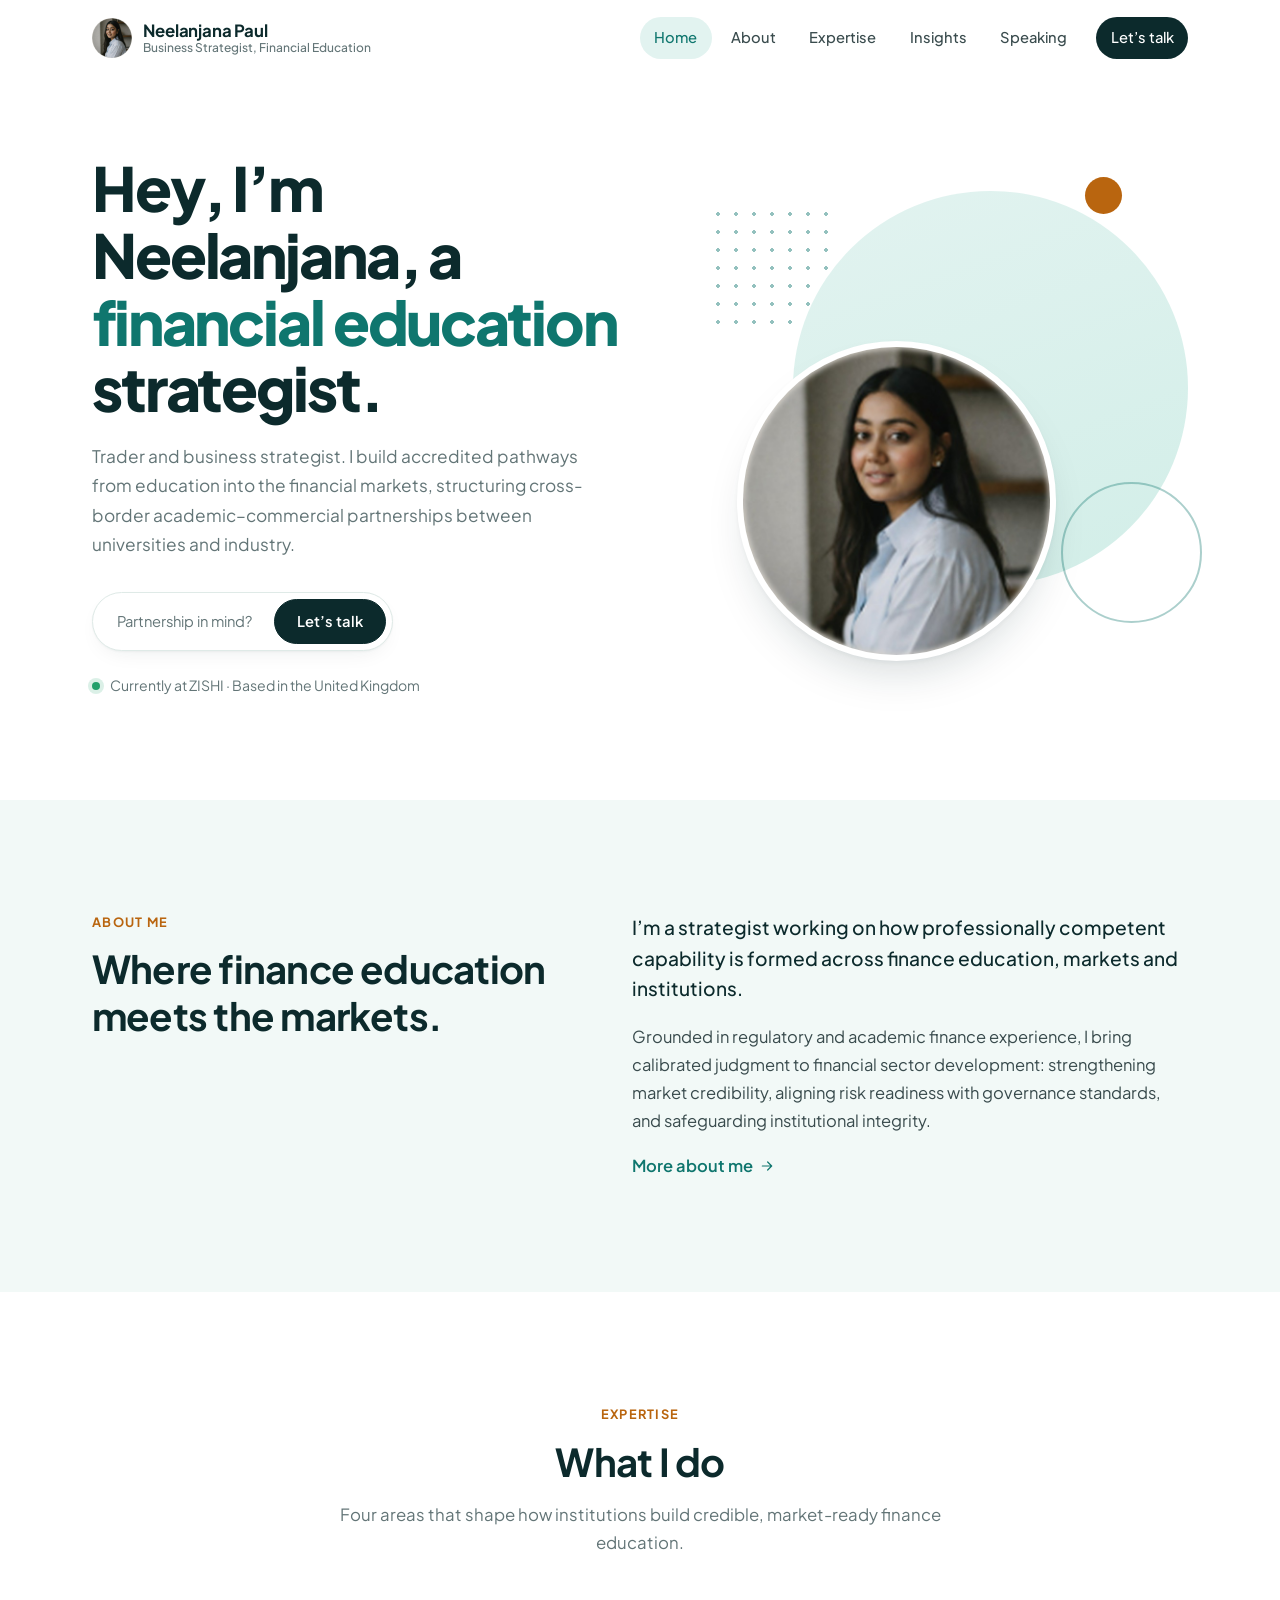
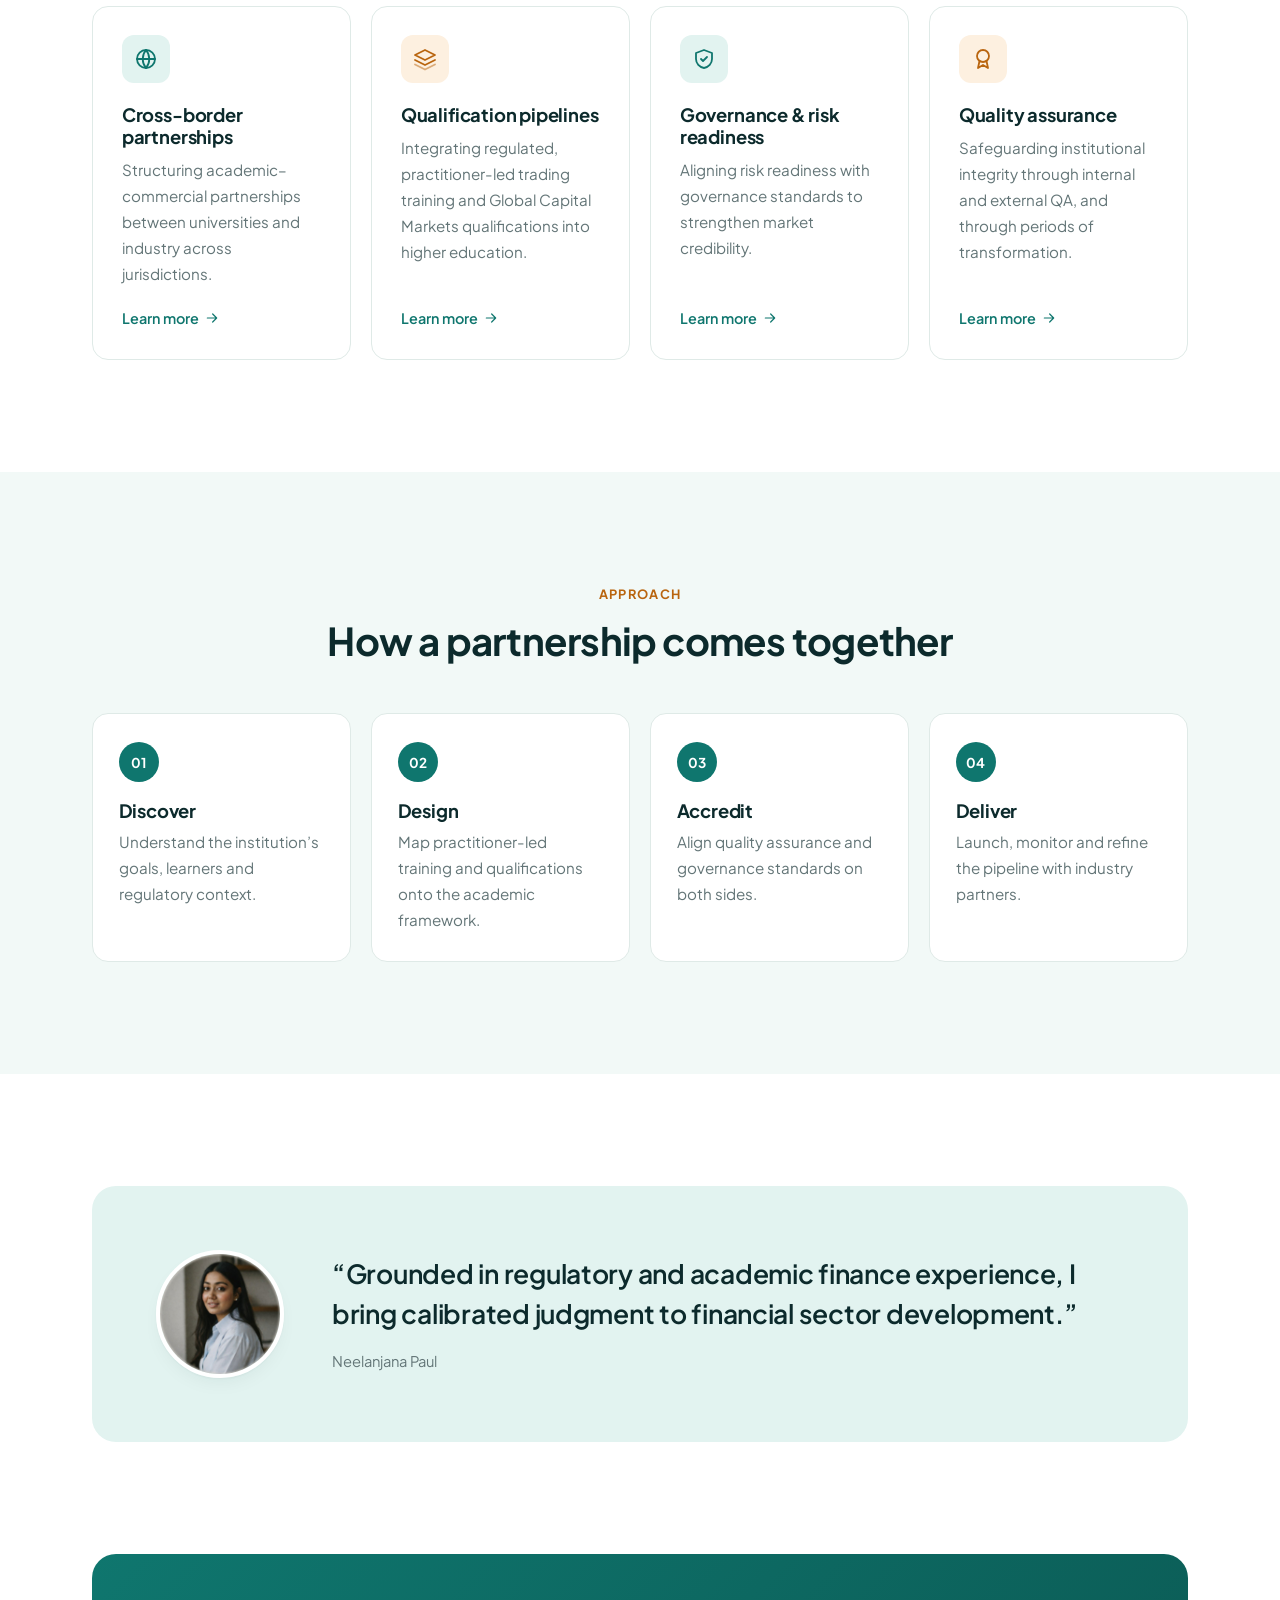
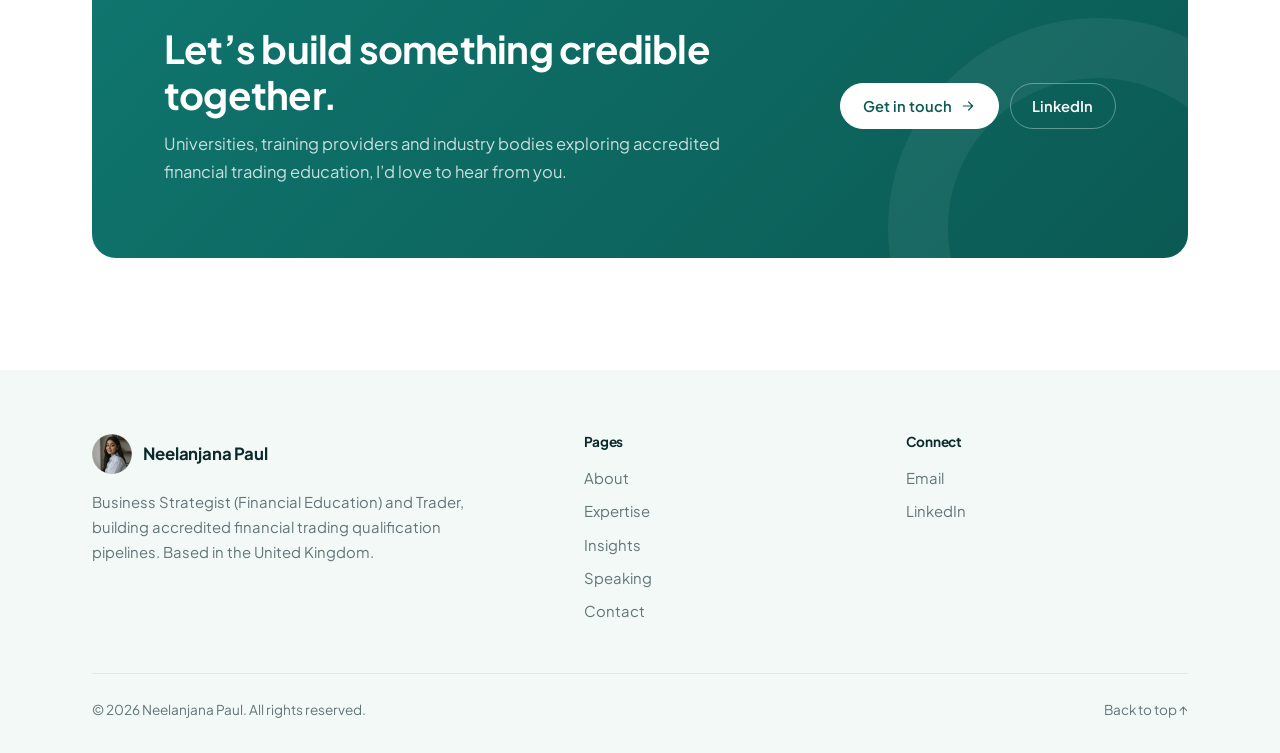
<file: index.html>
<!DOCTYPE html>
<html lang="en">
<head>
  <meta charset="UTF-8" />
  <meta name="viewport" content="width=device-width, initial-scale=1.0" />
  <title>Neelanjana Paul | Business Strategist, Financial Education</title>
  <meta name="description" content="Neelanjana Paul is a cross-border academic strategist building accredited financial trading qualification pipelines for higher education." />
  <meta property="og:title" content="Neelanjana Paul | Business Strategist, Financial Education" />
  <meta property="og:description" content="Neelanjana Paul is a cross-border academic strategist building accredited financial trading qualification pipelines for higher education." />
  <meta property="og:image" content="assets/images/portrait.jpg" />
  <link rel="icon" href="assets/images/favicon.svg" type="image/svg+xml" />
  <link rel="preconnect" href="https://fonts.googleapis.com" />
  <link rel="preconnect" href="https://fonts.gstatic.com" crossorigin />
  <link href="https://fonts.googleapis.com/css2?family=Plus+Jakarta+Sans:wght@400;500;600;700;800&display=swap" rel="stylesheet" />
  <link rel="stylesheet" href="styles.css" />
  <script>document.documentElement.classList.add("js");</script>
</head>
<body>
  <header class="site-header">
    <div class="container nav-wrap">
      <a href="index.html" class="brand">
        <img src="assets/images/portrait.jpg" alt="" width="40" height="40" />
        <span class="brand-name">Neelanjana Paul<small>Business Strategist, Financial Education</small></span>
      </a>
      <button class="nav-toggle" aria-label="Open menu" aria-expanded="false" aria-controls="site-nav">
        <span></span><span></span>
      </button>
      <nav class="site-nav" id="site-nav">
        <a href="index.html" aria-current="page">Home</a>
        <a href="about.html">About</a>
        <a href="expertise.html">Expertise</a>
        <a href="insights.html">Insights</a>
        <a href="speaking.html">Speaking</a>
        <a href="contact.html" class="nav-cta">Let&rsquo;s talk</a>
      </nav>
    </div>
  </header>

  <main>
    <section class="hero">
      <div class="container hero-grid">
        <div class="reveal">
          <h1>Hey, I&rsquo;m Neelanjana, a <span class="hl">financial education</span> strategist.</h1>
          <p class="hero-lead">
            Trader and business strategist. I build accredited pathways from education into the
            financial markets, structuring cross-border academic&ndash;commercial partnerships
            between universities and industry.
          </p>
          <div class="hero-cta">
            <span>Partnership in mind?</span>
            <a href="contact.html" class="btn btn-primary">Let&rsquo;s talk</a>
          </div>
          <p class="hero-note"><span class="dot"></span>Currently at ZISHI &middot; Based in the United Kingdom</p>
        </div>
        <div class="hero-visual reveal">
          <span class="hv-dots" aria-hidden="true"></span>
          <span class="hv-blob" aria-hidden="true"></span>
          <span class="hv-ring" aria-hidden="true"></span>
          <span class="hv-dot" aria-hidden="true"></span>
          <div class="hero-photo">
            <!-- EDIT: replace with a high-resolution photo (square, 800px+) -->
            <img src="assets/images/portrait.jpg" alt="Neelanjana Paul" width="640" height="640" onerror="this.remove()" />
            <div class="fallback" aria-hidden="true">NP</div>
          </div>
        </div>
      </div>
    </section>

    <section class="section section-soft">
      <div class="container split">
        <div class="reveal">
          <span class="kicker">About me</span>
          <h2>Where finance education meets the markets.</h2>
        </div>
        <div class="prose reveal">
          <p class="lead">I&rsquo;m a strategist working on how professionally competent capability is formed across finance education, markets and institutions.</p>
          <p>
            Grounded in regulatory and academic finance experience, I bring calibrated judgment to financial
            sector development: strengthening market credibility, aligning risk readiness with governance
            standards, and safeguarding institutional integrity.
          </p>
          <a href="about.html" class="link">More about me <svg width="16" height="16" viewBox="0 0 24 24" fill="none" stroke="currentColor" stroke-width="1.8" stroke-linecap="round" stroke-linejoin="round" aria-hidden="true"><path d="M5 12h14M13 6l6 6-6 6"/></svg></a>
        </div>
      </div>
    </section>

    <section class="section">
      <div class="container">
        <div class="section-head center reveal">
          <span class="kicker">Expertise</span>
          <h2>What I do</h2>
          <p>Four areas that shape how institutions build credible, market-ready finance education.</p>
        </div>
        <div class="cards">
          <a href="expertise.html" class="card reveal">
            <span class="ic "><svg viewBox="0 0 24 24" fill="none" stroke="currentColor" stroke-width="1.8" stroke-linecap="round" stroke-linejoin="round" aria-hidden="true"><circle cx="12" cy="12" r="9"/><path d="M3 12h18M12 3a14 14 0 0 1 0 18M12 3a14 14 0 0 0 0 18"/></svg></span>
            <h3>Cross-border partnerships</h3>
            <p>Structuring academic&ndash;commercial partnerships between universities and industry across jurisdictions.</p>
            <span class="link">Learn more <svg width="16" height="16" viewBox="0 0 24 24" fill="none" stroke="currentColor" stroke-width="1.8" stroke-linecap="round" stroke-linejoin="round" aria-hidden="true"><path d="M5 12h14M13 6l6 6-6 6"/></svg></span>
          </a>
          <a href="expertise.html" class="card reveal">
            <span class="ic gold"><svg viewBox="0 0 24 24" fill="none" stroke="currentColor" stroke-width="1.8" stroke-linecap="round" stroke-linejoin="round" aria-hidden="true"><path d="M12 3 2 8l10 5 10-5-10-5z"/><path d="m2 13 10 5 10-5"/><path d="m2 17.5 10 5 10-5" opacity=".5"/></svg></span>
            <h3>Qualification pipelines</h3>
            <p>Integrating regulated, practitioner-led trading training and Global Capital Markets qualifications into higher education.</p>
            <span class="link">Learn more <svg width="16" height="16" viewBox="0 0 24 24" fill="none" stroke="currentColor" stroke-width="1.8" stroke-linecap="round" stroke-linejoin="round" aria-hidden="true"><path d="M5 12h14M13 6l6 6-6 6"/></svg></span>
          </a>
          <a href="expertise.html" class="card reveal">
            <span class="ic "><svg viewBox="0 0 24 24" fill="none" stroke="currentColor" stroke-width="1.8" stroke-linecap="round" stroke-linejoin="round" aria-hidden="true"><path d="M12 3 4 6v6c0 4.5 3.4 8.3 8 9 4.6-.7 8-4.5 8-9V6l-8-3z"/><path d="m9 12 2 2 4-4"/></svg></span>
            <h3>Governance &amp; risk readiness</h3>
            <p>Aligning risk readiness with governance standards to strengthen market credibility.</p>
            <span class="link">Learn more <svg width="16" height="16" viewBox="0 0 24 24" fill="none" stroke="currentColor" stroke-width="1.8" stroke-linecap="round" stroke-linejoin="round" aria-hidden="true"><path d="M5 12h14M13 6l6 6-6 6"/></svg></span>
          </a>
          <a href="expertise.html" class="card reveal">
            <span class="ic gold"><svg viewBox="0 0 24 24" fill="none" stroke="currentColor" stroke-width="1.8" stroke-linecap="round" stroke-linejoin="round" aria-hidden="true"><circle cx="12" cy="9" r="6"/><path d="m8.5 14-1.5 7 5-3 5 3-1.5-7"/></svg></span>
            <h3>Quality assurance</h3>
            <p>Safeguarding institutional integrity through internal and external QA, and through periods of transformation.</p>
            <span class="link">Learn more <svg width="16" height="16" viewBox="0 0 24 24" fill="none" stroke="currentColor" stroke-width="1.8" stroke-linecap="round" stroke-linejoin="round" aria-hidden="true"><path d="M5 12h14M13 6l6 6-6 6"/></svg></span>
          </a>
        </div>
      </div>
    </section>

    <section class="section section-soft">
      <div class="container">
        <div class="section-head center reveal">
          <span class="kicker">Approach</span>
          <h2>How a partnership comes together</h2>
        </div>
        <!-- EDIT: adjust the steps to match how she actually works -->
        <ol class="steps">
          <li class="reveal"><h3>Discover</h3><p>Understand the institution&rsquo;s goals, learners and regulatory context.</p></li>
          <li class="reveal"><h3>Design</h3><p>Map practitioner-led training and qualifications onto the academic framework.</p></li>
          <li class="reveal"><h3>Accredit</h3><p>Align quality assurance and governance standards on both sides.</p></li>
          <li class="reveal"><h3>Deliver</h3><p>Launch, monitor and refine the pipeline with industry partners.</p></li>
        </ol>
      </div>
    </section>

    <section class="section">
      <div class="container">
        <div class="quote-card reveal">
          <img src="assets/images/portrait.jpg" alt="" width="128" height="128" />
          <div>
            <blockquote>&ldquo;Grounded in regulatory and academic finance experience, I bring calibrated judgment to financial sector development.&rdquo;</blockquote>
            <cite>Neelanjana Paul</cite>
          </div>
        </div>
      </div>
    </section>

    <section class="container reveal">
      <div class="cta-card">
        <div>
          <h2>Let&rsquo;s build something credible together.</h2>
          <p>Universities, training providers and industry bodies exploring accredited financial trading education, I&rsquo;d love to hear from you.</p>
        </div>
        <div class="btn-row">
          <a href="contact.html" class="btn btn-light">Get in touch <svg viewBox="0 0 24 24" fill="none" stroke="currentColor" stroke-width="1.8" stroke-linecap="round" stroke-linejoin="round" aria-hidden="true"><path d="M5 12h14M13 6l6 6-6 6"/></svg></a>
          <a href="https://www.linkedin.com/in/neelanjana-paul-8597211b0/" class="btn btn-outline-light" target="_blank" rel="noopener">LinkedIn</a>
        </div>
      </div>
    </section>
  </main>

  <footer class="site-footer">
    <div class="container">
      <div class="footer-grid">
        <div class="footer-about">
          <a href="index.html" class="brand">
            <img src="assets/images/portrait.jpg" alt="" width="40" height="40" />
            <span class="brand-name">Neelanjana Paul</span>
          </a>
          <p>Business Strategist (Financial Education) and Trader, building accredited financial trading qualification pipelines. Based in the United Kingdom.</p>
        </div>
        <div>
          <h4>Pages</h4>
          <ul>
            <li><a href="about.html">About</a></li>
            <li><a href="expertise.html">Expertise</a></li>
            <li><a href="insights.html">Insights</a></li>
            <li><a href="speaking.html">Speaking</a></li>
            <li><a href="contact.html">Contact</a></li>
          </ul>
        </div>
        <div>
          <h4>Connect</h4>
          <ul>
            <li><a href="mailto:hello@example.com">Email</a></li>
            <li><a href="https://www.linkedin.com/in/neelanjana-paul-8597211b0/" target="_blank" rel="noopener">LinkedIn</a></li>
          </ul>
        </div>
      </div>
      <div class="footer-bottom">
        <p>&copy; <span class="year">2026</span> Neelanjana Paul. All rights reserved.</p>
        <a href="#">Back to top &uarr;</a>
      </div>
    </div>
  </footer>

  <script src="script.js"></script>
</body>
</html>
</file>
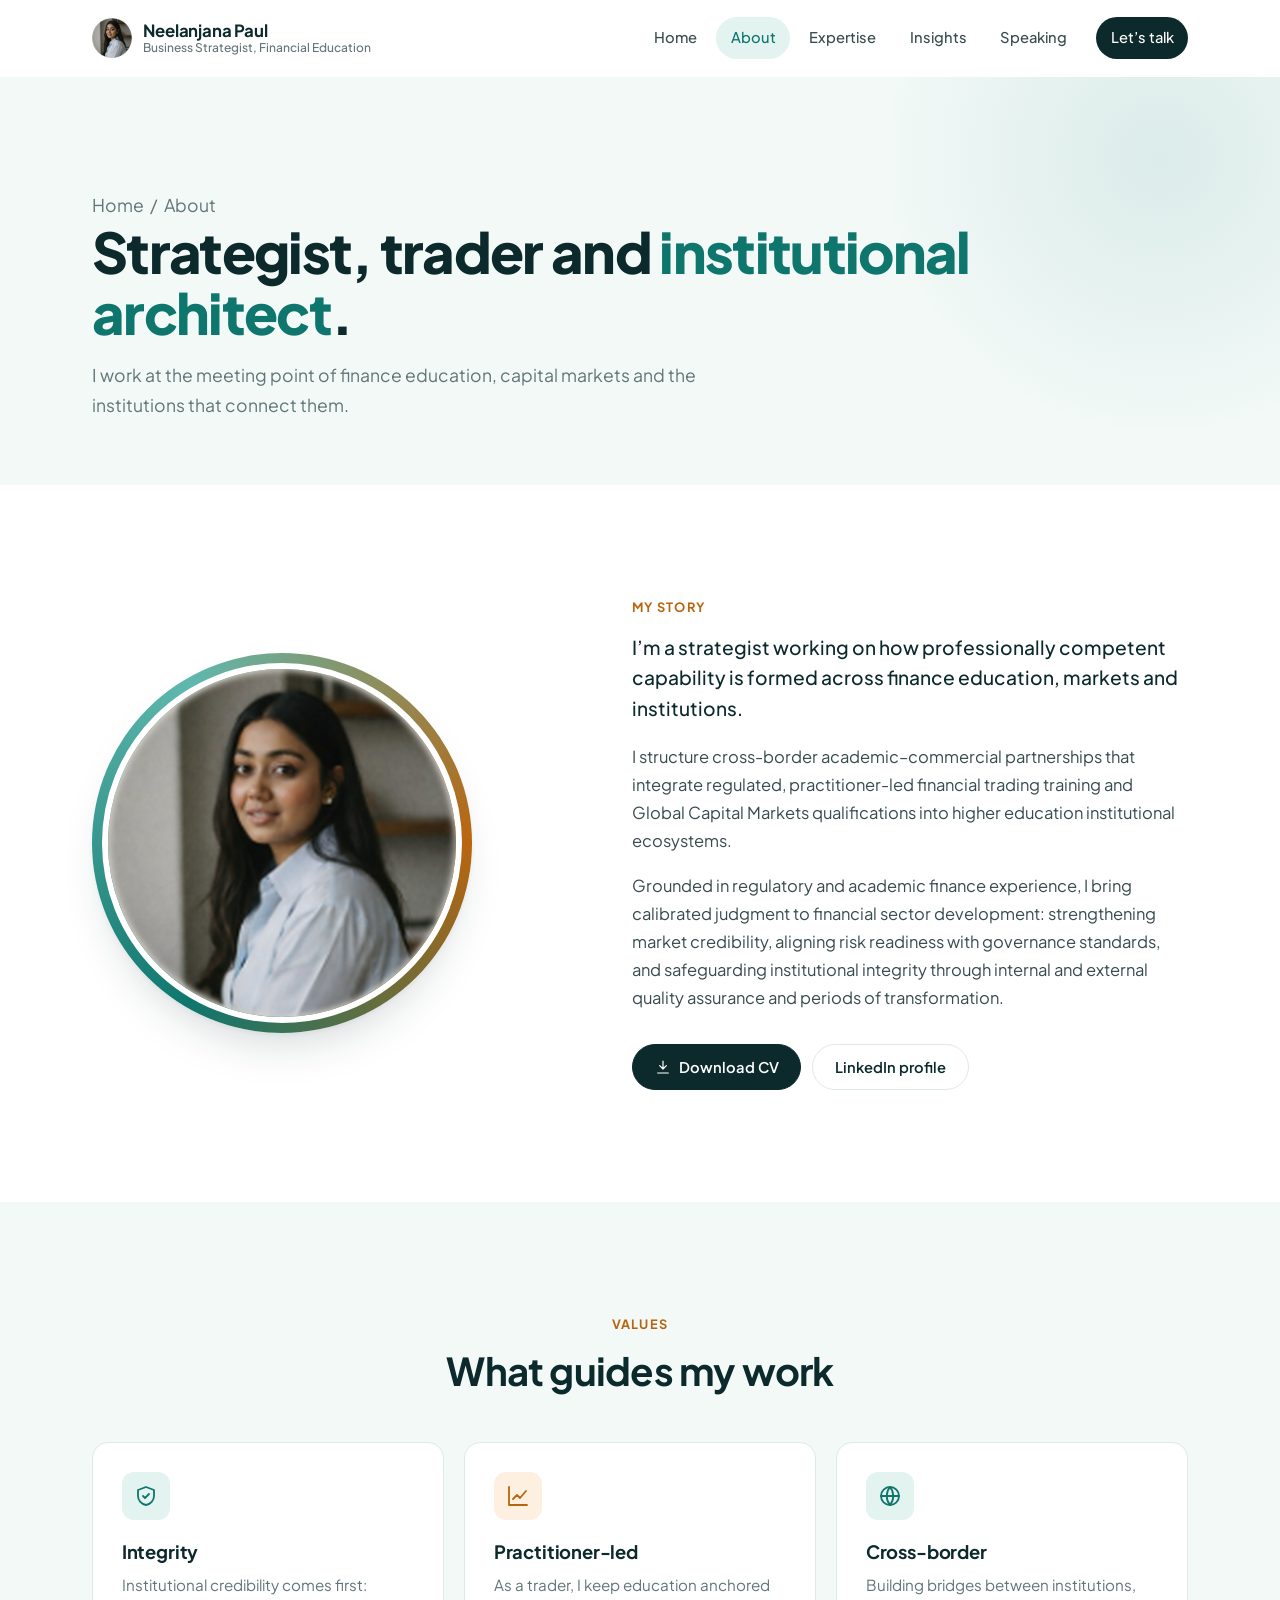
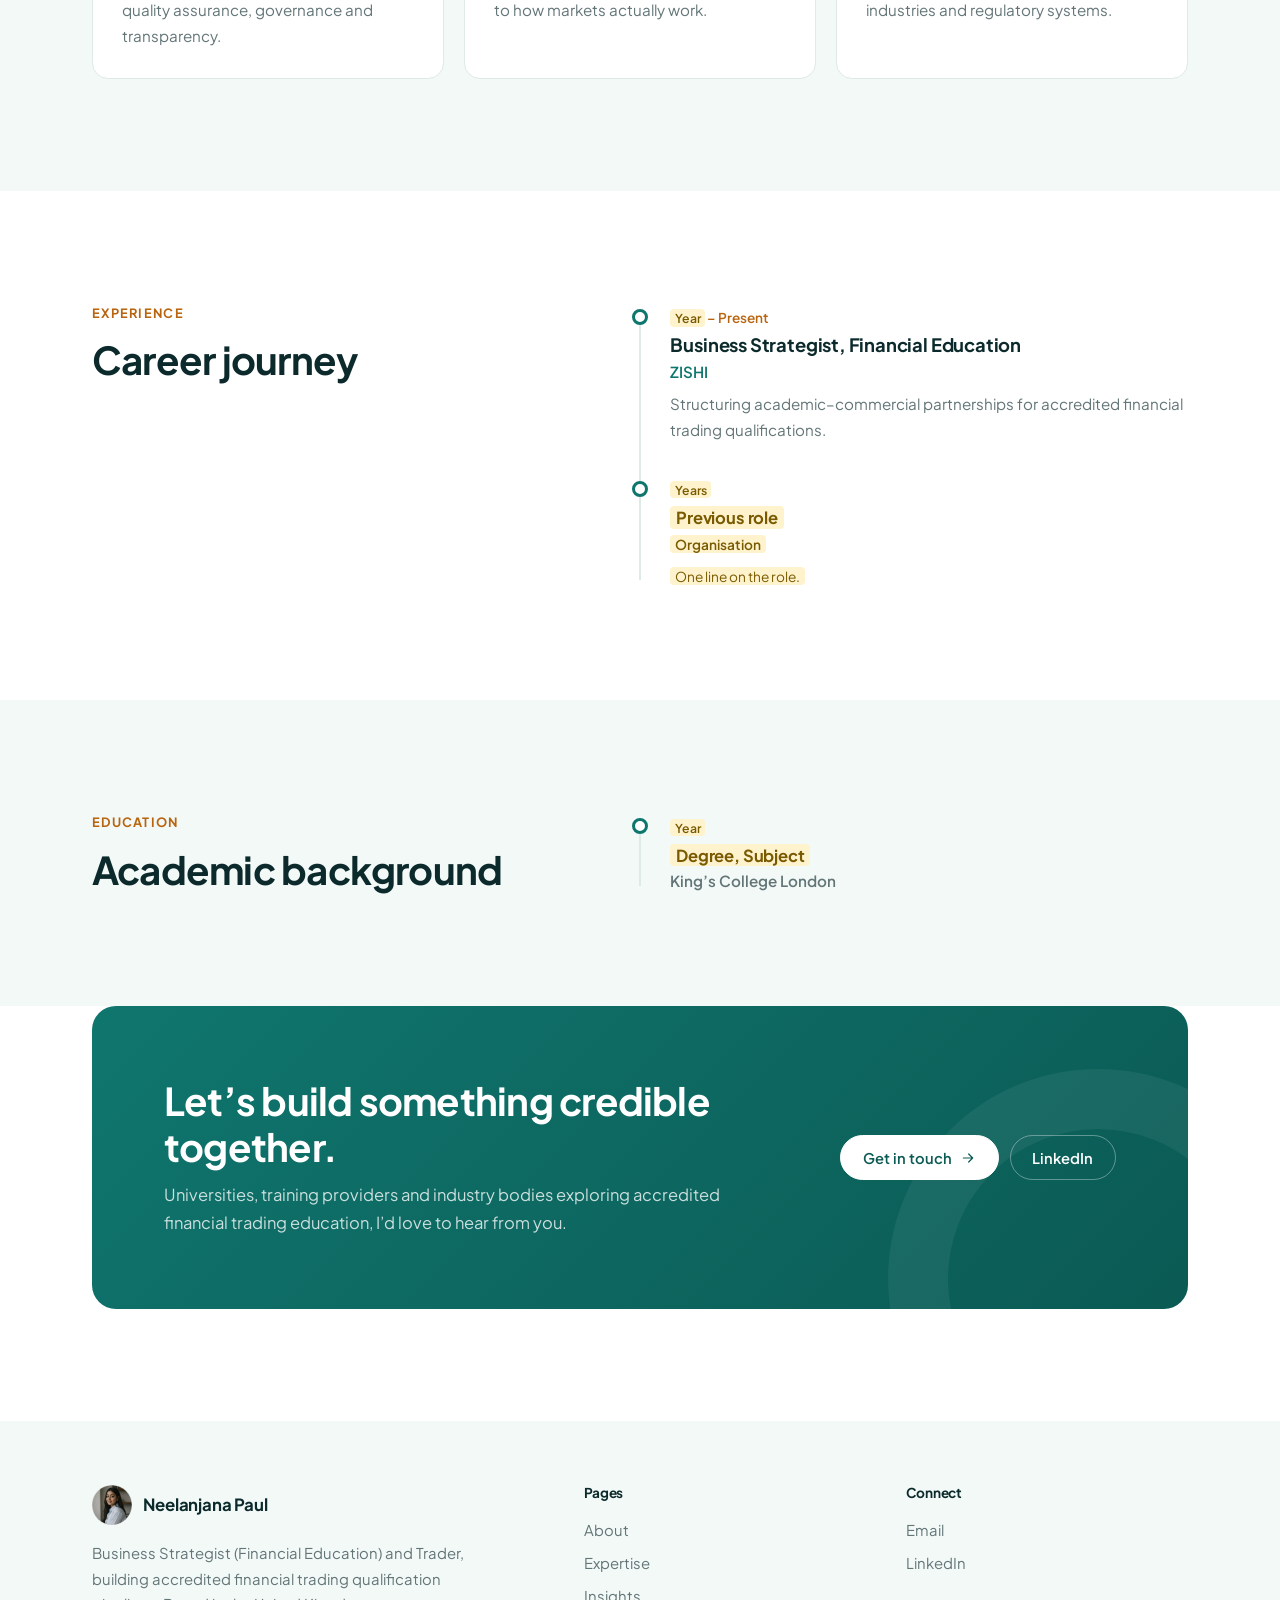
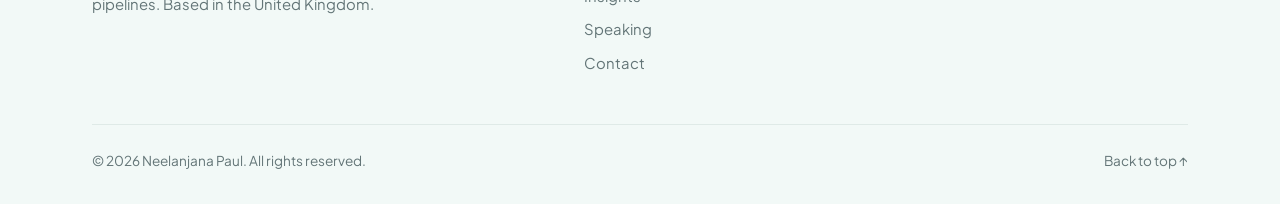
<file: about.html>
<!DOCTYPE html>
<html lang="en">
<head>
  <meta charset="UTF-8" />
  <meta name="viewport" content="width=device-width, initial-scale=1.0" />
  <title>About | Neelanjana Paul</title>
  <meta name="description" content="About Neelanjana Paul: business strategist in financial education, trader, and cross-border academic strategist based in the UK." />
  <meta property="og:title" content="About | Neelanjana Paul" />
  <meta property="og:description" content="About Neelanjana Paul: business strategist in financial education, trader, and cross-border academic strategist based in the UK." />
  <meta property="og:image" content="assets/images/portrait.jpg" />
  <link rel="icon" href="assets/images/favicon.svg" type="image/svg+xml" />
  <link rel="preconnect" href="https://fonts.googleapis.com" />
  <link rel="preconnect" href="https://fonts.gstatic.com" crossorigin />
  <link href="https://fonts.googleapis.com/css2?family=Plus+Jakarta+Sans:wght@400;500;600;700;800&display=swap" rel="stylesheet" />
  <link rel="stylesheet" href="styles.css" />
  <script>document.documentElement.classList.add("js");</script>
</head>
<body>
  <header class="site-header">
    <div class="container nav-wrap">
      <a href="index.html" class="brand">
        <img src="assets/images/portrait.jpg" alt="" width="40" height="40" />
        <span class="brand-name">Neelanjana Paul<small>Business Strategist, Financial Education</small></span>
      </a>
      <button class="nav-toggle" aria-label="Open menu" aria-expanded="false" aria-controls="site-nav">
        <span></span><span></span>
      </button>
      <nav class="site-nav" id="site-nav">
        <a href="index.html">Home</a>
        <a href="about.html" aria-current="page">About</a>
        <a href="expertise.html">Expertise</a>
        <a href="insights.html">Insights</a>
        <a href="speaking.html">Speaking</a>
        <a href="contact.html" class="nav-cta">Let&rsquo;s talk</a>
      </nav>
    </div>
  </header>

  <main>
    <section class="page-hero">
      <div class="container">
        <p class="crumbs"><a href="index.html">Home</a> &nbsp;/&nbsp; About</p>
        <h1>Strategist, trader and <span class="hl">institutional architect</span>.</h1>
        <p>I work at the meeting point of finance education, capital markets and the institutions that connect them.</p>
      </div>
    </section>

    <section class="section">
      <div class="container split" style="align-items:center">
        <div class="about-photo reveal">
          <div class="avatar-ring">
            <img src="assets/images/portrait.jpg" alt="Neelanjana Paul" width="640" height="640" onerror="this.remove()" />
            <div class="fallback" aria-hidden="true">NP</div>
          </div>
        </div>
        <div class="prose reveal">
          <span class="kicker">My story</span>
          <p class="lead">I&rsquo;m a strategist working on how professionally competent capability is formed across finance education, markets and institutions.</p>
          <p>
            I structure cross-border academic&ndash;commercial partnerships that integrate regulated,
            practitioner-led financial trading training and Global Capital Markets qualifications into
            higher education institutional ecosystems.
          </p>
          <p>
            Grounded in regulatory and academic finance experience, I bring calibrated judgment to financial
            sector development: strengthening market credibility, aligning risk readiness with governance
            standards, and safeguarding institutional integrity through internal and external quality
            assurance and periods of transformation.
          </p>
          <div class="btn-row">
            <!-- EDIT: add her CV as assets/Neelanjana-Paul-CV.pdf -->
            <a href="assets/Neelanjana-Paul-CV.pdf" class="btn btn-primary" download><svg viewBox="0 0 24 24" fill="none" stroke="currentColor" stroke-width="1.8" stroke-linecap="round" stroke-linejoin="round" aria-hidden="true"><path d="M12 3v12M7 10l5 5 5-5M4 21h16"/></svg> Download CV</a>
            <a href="https://www.linkedin.com/in/neelanjana-paul-8597211b0/" class="btn" target="_blank" rel="noopener">LinkedIn profile</a>
          </div>
        </div>
      </div>
    </section>

    <section class="section section-soft">
      <div class="container">
        <div class="section-head center reveal">
          <span class="kicker">Values</span>
          <h2>What guides my work</h2>
        </div>
        <div class="cards three">
          <article class="card reveal"><span class="ic"><svg viewBox="0 0 24 24" fill="none" stroke="currentColor" stroke-width="1.8" stroke-linecap="round" stroke-linejoin="round" aria-hidden="true"><path d="M12 3 4 6v6c0 4.5 3.4 8.3 8 9 4.6-.7 8-4.5 8-9V6l-8-3z"/><path d="m9 12 2 2 4-4"/></svg></span><h3>Integrity</h3><p>Institutional credibility comes first: quality assurance, governance and transparency.</p></article>
          <article class="card reveal"><span class="ic gold"><svg viewBox="0 0 24 24" fill="none" stroke="currentColor" stroke-width="1.8" stroke-linecap="round" stroke-linejoin="round" aria-hidden="true"><path d="M3 3v18h18"/><path d="m7 15 4-4 3 3 6-7"/></svg></span><h3>Practitioner-led</h3><p>As a trader, I keep education anchored to how markets actually work.</p></article>
          <article class="card reveal"><span class="ic"><svg viewBox="0 0 24 24" fill="none" stroke="currentColor" stroke-width="1.8" stroke-linecap="round" stroke-linejoin="round" aria-hidden="true"><circle cx="12" cy="12" r="9"/><path d="M3 12h18M12 3a14 14 0 0 1 0 18M12 3a14 14 0 0 0 0 18"/></svg></span><h3>Cross-border</h3><p>Building bridges between institutions, industries and regulatory systems.</p></article>
        </div>
      </div>
    </section>

    <section class="section">
      <div class="container split">
        <div class="reveal">
          <span class="kicker">Experience</span>
          <h2>Career journey</h2>
        </div>
        <div class="reveal">
          <!-- EDIT: copy roles from her LinkedIn Experience section, newest first -->
          <ol class="timeline">
            <li>
              <span class="when"><span class="todo">Year</span> &ndash; Present</span>
              <h3>Business Strategist, Financial Education</h3>
              <p class="org">ZISHI</p>
              <p>Structuring academic&ndash;commercial partnerships for accredited financial trading qualifications.</p>
            </li>
            <li>
              <span class="when"><span class="todo">Years</span></span>
              <h3><span class="todo">Previous role</span></h3>
              <p class="org"><span class="todo">Organisation</span></p>
              <p><span class="todo">One line on the role.</span></p>
            </li>
          </ol>
        </div>
      </div>
    </section>

    <section class="section section-soft">
      <div class="container split">
        <div class="reveal">
          <span class="kicker">Education</span>
          <h2>Academic background</h2>
        </div>
        <div class="reveal">
          <ol class="timeline">
            <li>
              <span class="when"><span class="todo">Year</span></span>
              <h3><span class="todo">Degree, Subject</span></h3>
              <p class="org">King&rsquo;s College London</p>
            </li>
          </ol>
        </div>
      </div>
    </section>

    <section class="container reveal">
      <div class="cta-card">
        <div>
          <h2>Let&rsquo;s build something credible together.</h2>
          <p>Universities, training providers and industry bodies exploring accredited financial trading education, I&rsquo;d love to hear from you.</p>
        </div>
        <div class="btn-row">
          <a href="contact.html" class="btn btn-light">Get in touch <svg viewBox="0 0 24 24" fill="none" stroke="currentColor" stroke-width="1.8" stroke-linecap="round" stroke-linejoin="round" aria-hidden="true"><path d="M5 12h14M13 6l6 6-6 6"/></svg></a>
          <a href="https://www.linkedin.com/in/neelanjana-paul-8597211b0/" class="btn btn-outline-light" target="_blank" rel="noopener">LinkedIn</a>
        </div>
      </div>
    </section>
  </main>

  <footer class="site-footer">
    <div class="container">
      <div class="footer-grid">
        <div class="footer-about">
          <a href="index.html" class="brand">
            <img src="assets/images/portrait.jpg" alt="" width="40" height="40" />
            <span class="brand-name">Neelanjana Paul</span>
          </a>
          <p>Business Strategist (Financial Education) and Trader, building accredited financial trading qualification pipelines. Based in the United Kingdom.</p>
        </div>
        <div>
          <h4>Pages</h4>
          <ul>
            <li><a href="about.html">About</a></li>
            <li><a href="expertise.html">Expertise</a></li>
            <li><a href="insights.html">Insights</a></li>
            <li><a href="speaking.html">Speaking</a></li>
            <li><a href="contact.html">Contact</a></li>
          </ul>
        </div>
        <div>
          <h4>Connect</h4>
          <ul>
            <li><a href="mailto:hello@example.com">Email</a></li>
            <li><a href="https://www.linkedin.com/in/neelanjana-paul-8597211b0/" target="_blank" rel="noopener">LinkedIn</a></li>
          </ul>
        </div>
      </div>
      <div class="footer-bottom">
        <p>&copy; <span class="year">2026</span> Neelanjana Paul. All rights reserved.</p>
        <a href="#">Back to top &uarr;</a>
      </div>
    </div>
  </footer>

  <script src="script.js"></script>
</body>
</html>
</file>
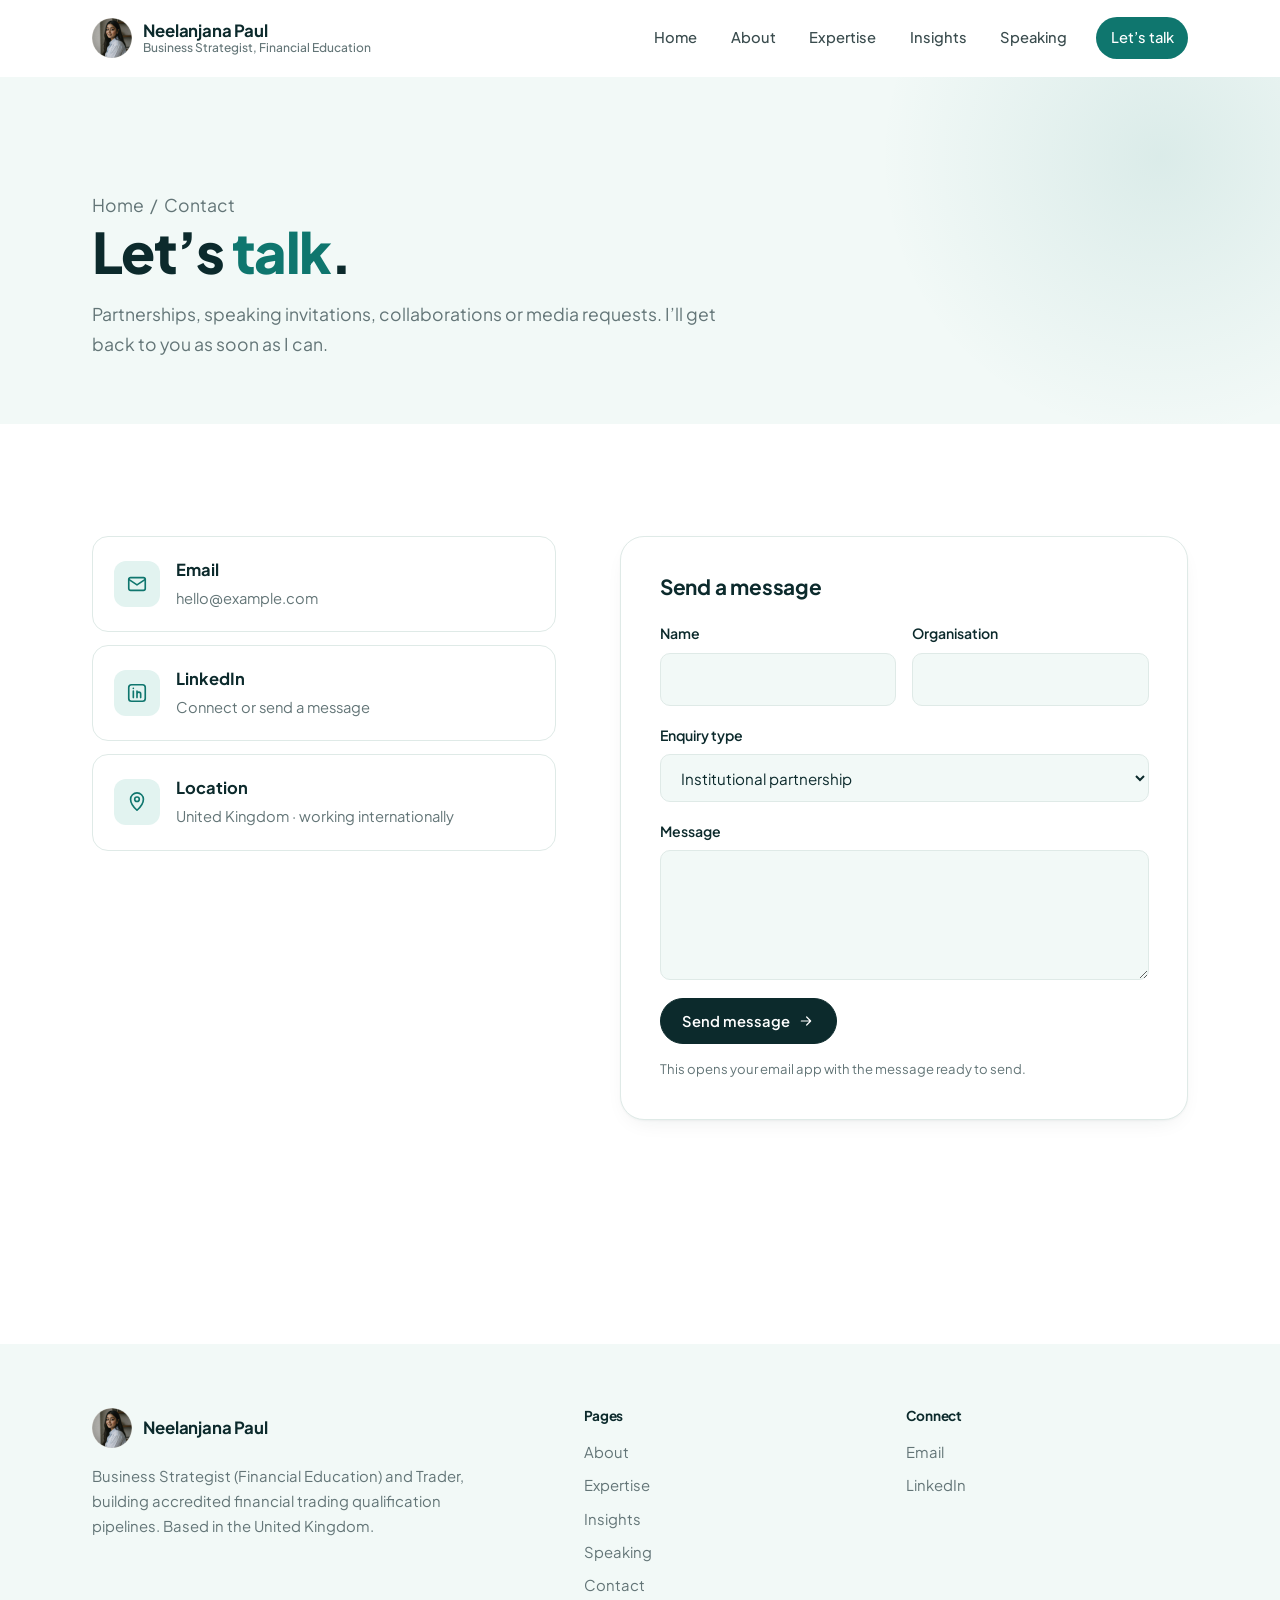
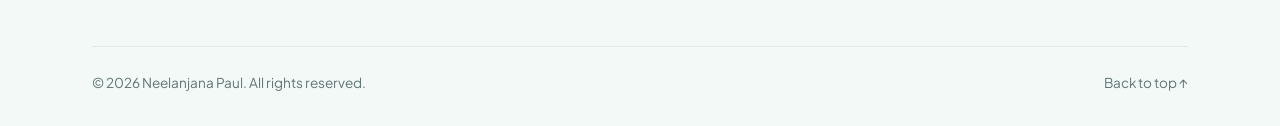
<file: contact.html>
<!DOCTYPE html>
<html lang="en">
<head>
  <meta charset="UTF-8" />
  <meta name="viewport" content="width=device-width, initial-scale=1.0" />
  <title>Contact | Neelanjana Paul</title>
  <meta name="description" content="Contact Neelanjana Paul for partnerships, speaking and media enquiries." />
  <meta property="og:title" content="Contact | Neelanjana Paul" />
  <meta property="og:description" content="Contact Neelanjana Paul for partnerships, speaking and media enquiries." />
  <meta property="og:image" content="assets/images/portrait.jpg" />
  <link rel="icon" href="assets/images/favicon.svg" type="image/svg+xml" />
  <link rel="preconnect" href="https://fonts.googleapis.com" />
  <link rel="preconnect" href="https://fonts.gstatic.com" crossorigin />
  <link href="https://fonts.googleapis.com/css2?family=Plus+Jakarta+Sans:wght@400;500;600;700;800&display=swap" rel="stylesheet" />
  <link rel="stylesheet" href="styles.css" />
  <script>document.documentElement.classList.add("js");</script>
</head>
<body>
  <header class="site-header">
    <div class="container nav-wrap">
      <a href="index.html" class="brand">
        <img src="assets/images/portrait.jpg" alt="" width="40" height="40" />
        <span class="brand-name">Neelanjana Paul<small>Business Strategist, Financial Education</small></span>
      </a>
      <button class="nav-toggle" aria-label="Open menu" aria-expanded="false" aria-controls="site-nav">
        <span></span><span></span>
      </button>
      <nav class="site-nav" id="site-nav">
        <a href="index.html">Home</a>
        <a href="about.html">About</a>
        <a href="expertise.html">Expertise</a>
        <a href="insights.html">Insights</a>
        <a href="speaking.html">Speaking</a>
        <a href="contact.html" class="nav-cta" aria-current="page">Let&rsquo;s talk</a>
      </nav>
    </div>
  </header>

  <main>
    <section class="page-hero">
      <div class="container">
        <p class="crumbs"><a href="index.html">Home</a> &nbsp;/&nbsp; Contact</p>
        <h1>Let&rsquo;s <span class="hl">talk</span>.</h1>
        <p>Partnerships, speaking invitations, collaborations or media requests. I&rsquo;ll get back to you as soon as I can.</p>
      </div>
    </section>

    <section class="section">
      <div class="container contact-grid">
        <div class="reveal">
          <a class="contact-item" href="mailto:hello@example.com"><span class="ic"><svg viewBox="0 0 24 24" fill="none" stroke="currentColor" stroke-width="1.8" stroke-linecap="round" stroke-linejoin="round" aria-hidden="true"><rect x="3" y="5" width="18" height="14" rx="2"/><path d="m3 7 9 6 9-6"/></svg></span><div><strong>Email</strong><span>hello@example.com</span></div></a>
          <a class="contact-item" href="https://www.linkedin.com/in/neelanjana-paul-8597211b0/" target="_blank" rel="noopener"><span class="ic"><svg viewBox="0 0 24 24" fill="none" stroke="currentColor" stroke-width="1.8" stroke-linecap="round" stroke-linejoin="round" aria-hidden="true"><rect x="3" y="3" width="18" height="18" rx="3"/><path d="M8 10v7M8 7v.01M12 17v-4a2 2 0 0 1 4 0v4M12 10v7"/></svg></span><div><strong>LinkedIn</strong><span>Connect or send a message</span></div></a>
          <div class="contact-item"><span class="ic"><svg viewBox="0 0 24 24" fill="none" stroke="currentColor" stroke-width="1.8" stroke-linecap="round" stroke-linejoin="round" aria-hidden="true"><path d="M12 21s-7-6.2-7-12a7 7 0 0 1 14 0c0 5.8-7 12-7 12z"/><circle cx="12" cy="9" r="2.5"/></svg></span><div><strong>Location</strong><span>United Kingdom &middot; working internationally</span></div></div>
        </div>
        <form class="form reveal" id="contact-form" data-email="hello@example.com">
          <h3>Send a message</h3>
          <div class="field-row">
            <div class="field"><label for="f-name">Name</label><input id="f-name" name="name" required autocomplete="name" /></div>
            <div class="field"><label for="f-org">Organisation</label><input id="f-org" name="org" autocomplete="organization" /></div>
          </div>
          <div class="field">
            <label for="f-topic">Enquiry type</label>
            <select id="f-topic" name="topic">
              <option>Institutional partnership</option>
              <option>Industry collaboration</option>
              <option>Speaking invitation</option>
              <option>Media request</option>
              <option>Other</option>
            </select>
          </div>
          <div class="field"><label for="f-msg">Message</label><textarea id="f-msg" name="message" required></textarea></div>
          <button type="submit" class="btn btn-primary">Send message <svg viewBox="0 0 24 24" fill="none" stroke="currentColor" stroke-width="1.8" stroke-linecap="round" stroke-linejoin="round" aria-hidden="true"><path d="M5 12h14M13 6l6 6-6 6"/></svg></button>
          <p class="form-note">This opens your email app with the message ready to send.</p>
        </form>
      </div>
    </section>
  </main>

  <footer class="site-footer">
    <div class="container">
      <div class="footer-grid">
        <div class="footer-about">
          <a href="index.html" class="brand">
            <img src="assets/images/portrait.jpg" alt="" width="40" height="40" />
            <span class="brand-name">Neelanjana Paul</span>
          </a>
          <p>Business Strategist (Financial Education) and Trader, building accredited financial trading qualification pipelines. Based in the United Kingdom.</p>
        </div>
        <div>
          <h4>Pages</h4>
          <ul>
            <li><a href="about.html">About</a></li>
            <li><a href="expertise.html">Expertise</a></li>
            <li><a href="insights.html">Insights</a></li>
            <li><a href="speaking.html">Speaking</a></li>
            <li><a href="contact.html">Contact</a></li>
          </ul>
        </div>
        <div>
          <h4>Connect</h4>
          <ul>
            <li><a href="mailto:hello@example.com">Email</a></li>
            <li><a href="https://www.linkedin.com/in/neelanjana-paul-8597211b0/" target="_blank" rel="noopener">LinkedIn</a></li>
          </ul>
        </div>
      </div>
      <div class="footer-bottom">
        <p>&copy; <span class="year">2026</span> Neelanjana Paul. All rights reserved.</p>
        <a href="#">Back to top &uarr;</a>
      </div>
    </div>
  </footer>

  <script src="script.js"></script>
</body>
</html>
</file>
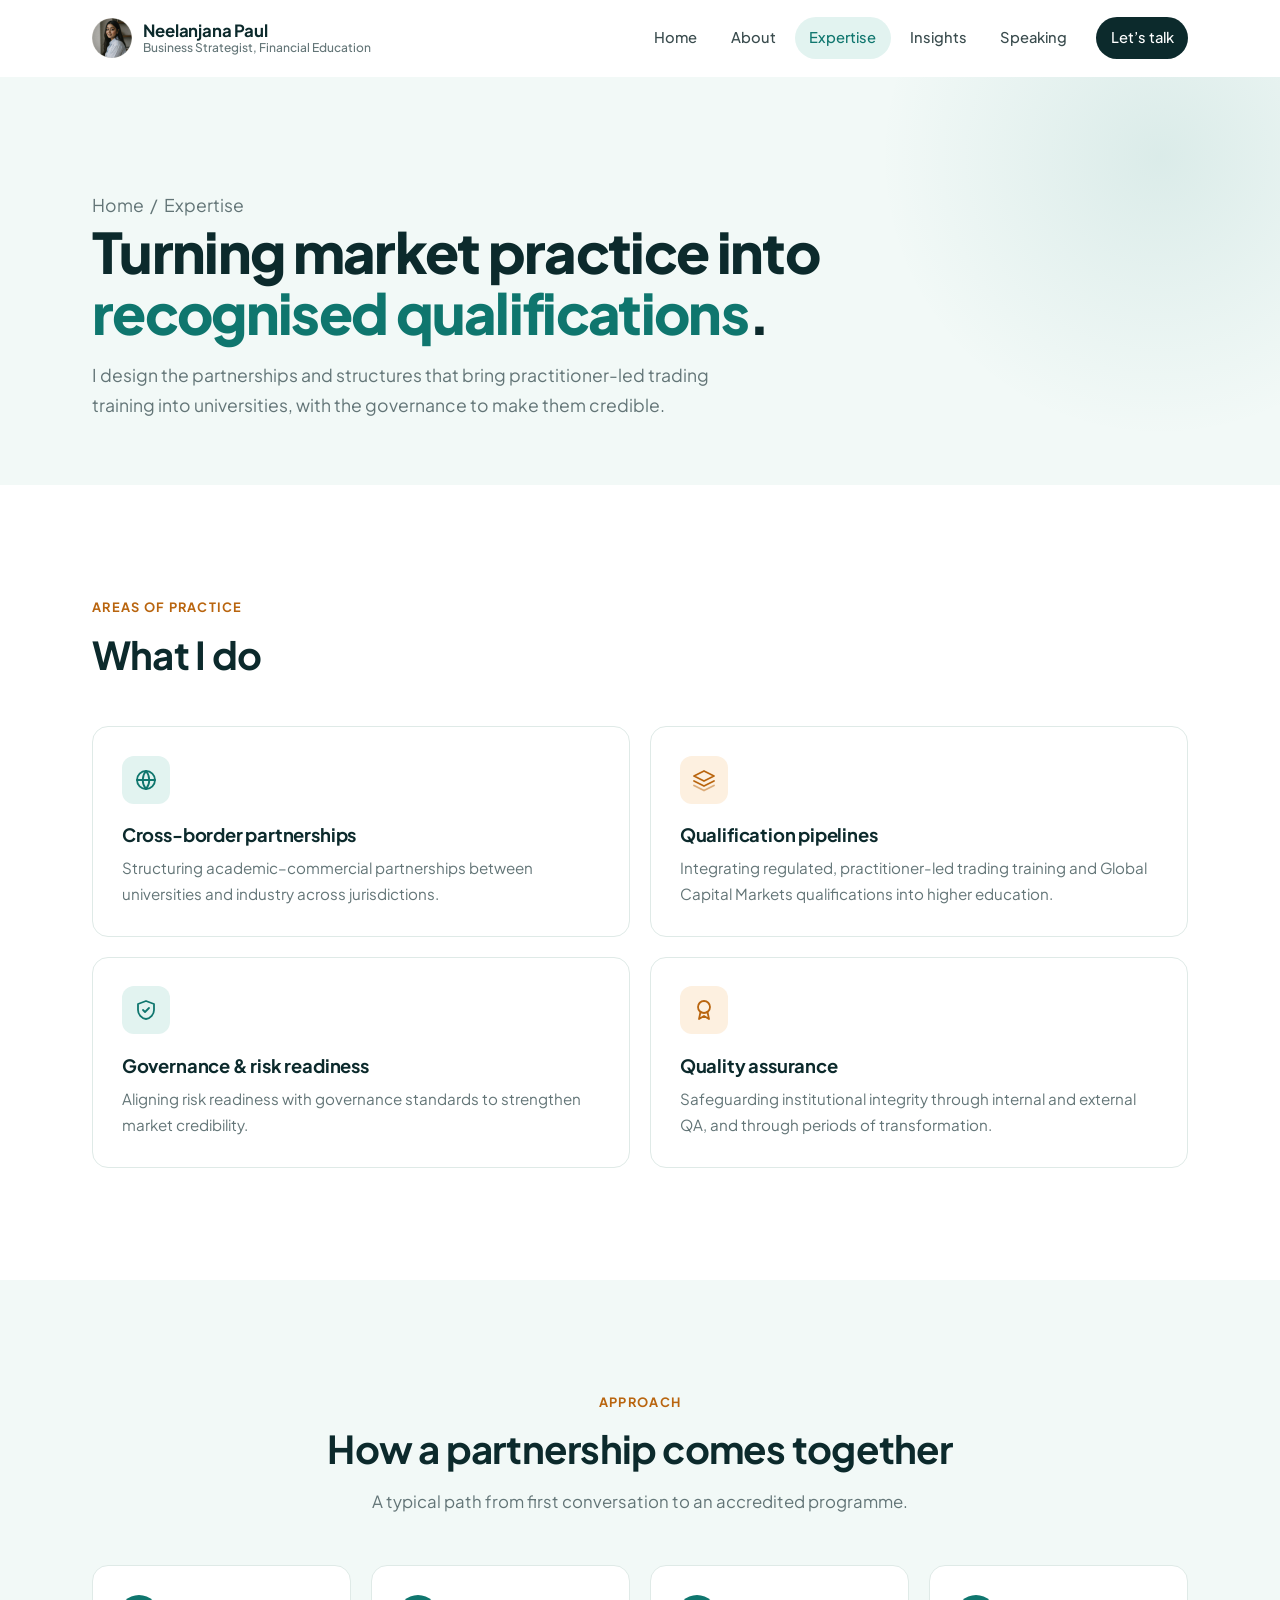
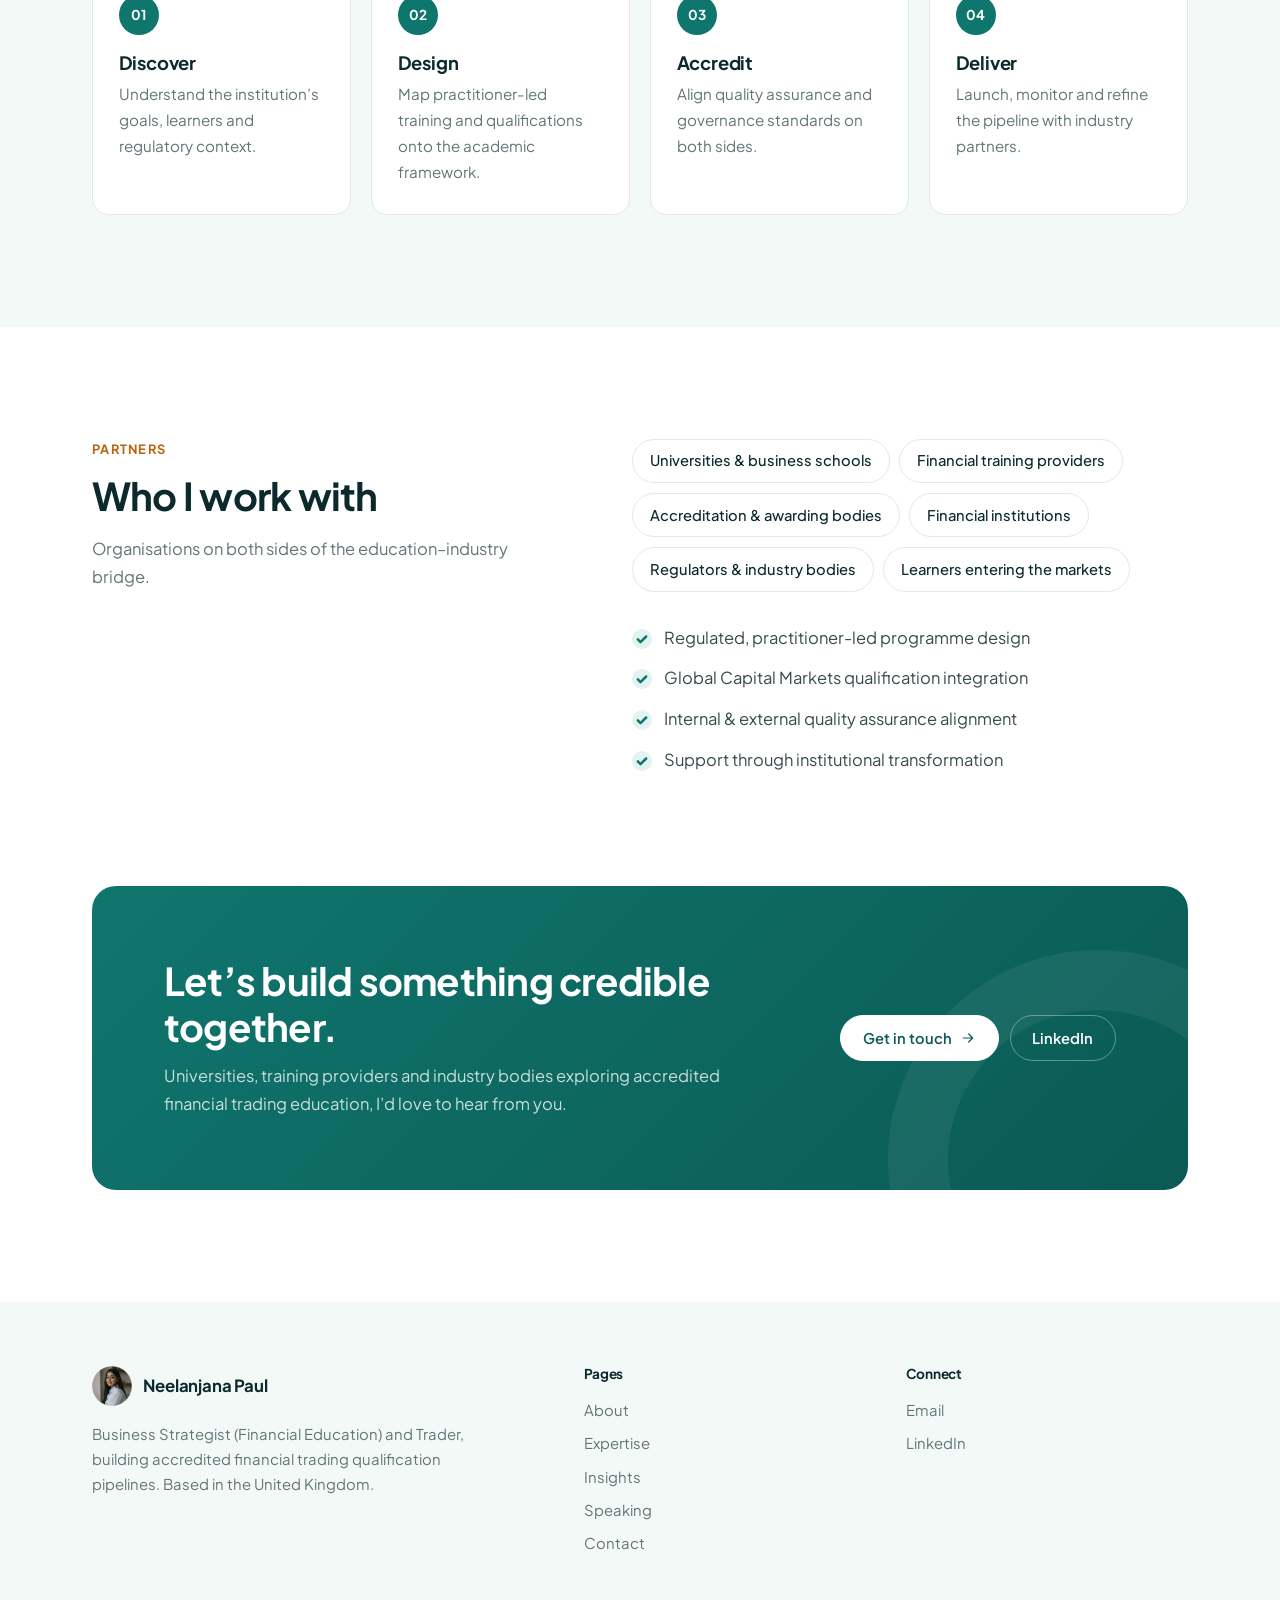
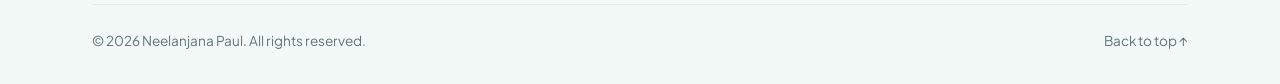
<file: expertise.html>
<!DOCTYPE html>
<html lang="en">
<head>
  <meta charset="UTF-8" />
  <meta name="viewport" content="width=device-width, initial-scale=1.0" />
  <title>Expertise | Neelanjana Paul</title>
  <meta name="description" content="Cross-border academic-commercial partnerships, accredited financial trading qualification pipelines, governance and quality assurance." />
  <meta property="og:title" content="Expertise | Neelanjana Paul" />
  <meta property="og:description" content="Cross-border academic-commercial partnerships, accredited financial trading qualification pipelines, governance and quality assurance." />
  <meta property="og:image" content="assets/images/portrait.jpg" />
  <link rel="icon" href="assets/images/favicon.svg" type="image/svg+xml" />
  <link rel="preconnect" href="https://fonts.googleapis.com" />
  <link rel="preconnect" href="https://fonts.gstatic.com" crossorigin />
  <link href="https://fonts.googleapis.com/css2?family=Plus+Jakarta+Sans:wght@400;500;600;700;800&display=swap" rel="stylesheet" />
  <link rel="stylesheet" href="styles.css" />
  <script>document.documentElement.classList.add("js");</script>
</head>
<body>
  <header class="site-header">
    <div class="container nav-wrap">
      <a href="index.html" class="brand">
        <img src="assets/images/portrait.jpg" alt="" width="40" height="40" />
        <span class="brand-name">Neelanjana Paul<small>Business Strategist, Financial Education</small></span>
      </a>
      <button class="nav-toggle" aria-label="Open menu" aria-expanded="false" aria-controls="site-nav">
        <span></span><span></span>
      </button>
      <nav class="site-nav" id="site-nav">
        <a href="index.html">Home</a>
        <a href="about.html">About</a>
        <a href="expertise.html" aria-current="page">Expertise</a>
        <a href="insights.html">Insights</a>
        <a href="speaking.html">Speaking</a>
        <a href="contact.html" class="nav-cta">Let&rsquo;s talk</a>
      </nav>
    </div>
  </header>

  <main>
    <section class="page-hero">
      <div class="container">
        <p class="crumbs"><a href="index.html">Home</a> &nbsp;/&nbsp; Expertise</p>
        <h1>Turning market practice into <span class="hl">recognised qualifications</span>.</h1>
        <p>I design the partnerships and structures that bring practitioner-led trading training into universities, with the governance to make them credible.</p>
      </div>
    </section>

    <section class="section">
      <div class="container">
        <div class="section-head reveal">
          <span class="kicker">Areas of practice</span>
          <h2>What I do</h2>
        </div>
        <div class="cards two">
          <article class="card reveal">
            <span class="ic "><svg viewBox="0 0 24 24" fill="none" stroke="currentColor" stroke-width="1.8" stroke-linecap="round" stroke-linejoin="round" aria-hidden="true"><circle cx="12" cy="12" r="9"/><path d="M3 12h18M12 3a14 14 0 0 1 0 18M12 3a14 14 0 0 0 0 18"/></svg></span>
            <h3>Cross-border partnerships</h3>
            <p>Structuring academic&ndash;commercial partnerships between universities and industry across jurisdictions.</p>
          </article>
          <article class="card reveal">
            <span class="ic gold"><svg viewBox="0 0 24 24" fill="none" stroke="currentColor" stroke-width="1.8" stroke-linecap="round" stroke-linejoin="round" aria-hidden="true"><path d="M12 3 2 8l10 5 10-5-10-5z"/><path d="m2 13 10 5 10-5"/><path d="m2 17.5 10 5 10-5" opacity=".5"/></svg></span>
            <h3>Qualification pipelines</h3>
            <p>Integrating regulated, practitioner-led trading training and Global Capital Markets qualifications into higher education.</p>
          </article>
          <article class="card reveal">
            <span class="ic "><svg viewBox="0 0 24 24" fill="none" stroke="currentColor" stroke-width="1.8" stroke-linecap="round" stroke-linejoin="round" aria-hidden="true"><path d="M12 3 4 6v6c0 4.5 3.4 8.3 8 9 4.6-.7 8-4.5 8-9V6l-8-3z"/><path d="m9 12 2 2 4-4"/></svg></span>
            <h3>Governance &amp; risk readiness</h3>
            <p>Aligning risk readiness with governance standards to strengthen market credibility.</p>
          </article>
          <article class="card reveal">
            <span class="ic gold"><svg viewBox="0 0 24 24" fill="none" stroke="currentColor" stroke-width="1.8" stroke-linecap="round" stroke-linejoin="round" aria-hidden="true"><circle cx="12" cy="9" r="6"/><path d="m8.5 14-1.5 7 5-3 5 3-1.5-7"/></svg></span>
            <h3>Quality assurance</h3>
            <p>Safeguarding institutional integrity through internal and external QA, and through periods of transformation.</p>
          </article>
        </div>
      </div>
    </section>

    <section class="section section-soft">
      <div class="container">
        <div class="section-head center reveal">
          <span class="kicker">Approach</span>
          <h2>How a partnership comes together</h2>
          <p>A typical path from first conversation to an accredited programme.</p>
        </div>
        <!-- EDIT: adjust the steps to match how she actually works -->
        <ol class="steps">
          <li class="reveal"><h3>Discover</h3><p>Understand the institution&rsquo;s goals, learners and regulatory context.</p></li>
          <li class="reveal"><h3>Design</h3><p>Map practitioner-led training and qualifications onto the academic framework.</p></li>
          <li class="reveal"><h3>Accredit</h3><p>Align quality assurance and governance standards on both sides.</p></li>
          <li class="reveal"><h3>Deliver</h3><p>Launch, monitor and refine the pipeline with industry partners.</p></li>
        </ol>
      </div>
    </section>

    <section class="section">
      <div class="container split">
        <div class="reveal">
          <span class="kicker">Partners</span>
          <h2>Who I work with</h2>
          <p class="muted" style="margin-top:1rem">Organisations on both sides of the education&ndash;industry bridge.</p>
        </div>
        <div class="reveal">
          <ul class="chips">
            <li>Universities &amp; business schools</li>
            <li>Financial training providers</li>
            <li>Accreditation &amp; awarding bodies</li>
            <li>Financial institutions</li>
            <li>Regulators &amp; industry bodies</li>
            <li>Learners entering the markets</li>
          </ul>
          <ul class="checks" style="margin-top:2rem">
            <li>Regulated, practitioner-led programme design</li>
            <li>Global Capital Markets qualification integration</li>
            <li>Internal &amp; external quality assurance alignment</li>
            <li>Support through institutional transformation</li>
          </ul>
        </div>
      </div>
    </section>

    <section class="container reveal">
      <div class="cta-card">
        <div>
          <h2>Let&rsquo;s build something credible together.</h2>
          <p>Universities, training providers and industry bodies exploring accredited financial trading education, I&rsquo;d love to hear from you.</p>
        </div>
        <div class="btn-row">
          <a href="contact.html" class="btn btn-light">Get in touch <svg viewBox="0 0 24 24" fill="none" stroke="currentColor" stroke-width="1.8" stroke-linecap="round" stroke-linejoin="round" aria-hidden="true"><path d="M5 12h14M13 6l6 6-6 6"/></svg></a>
          <a href="https://www.linkedin.com/in/neelanjana-paul-8597211b0/" class="btn btn-outline-light" target="_blank" rel="noopener">LinkedIn</a>
        </div>
      </div>
    </section>
  </main>

  <footer class="site-footer">
    <div class="container">
      <div class="footer-grid">
        <div class="footer-about">
          <a href="index.html" class="brand">
            <img src="assets/images/portrait.jpg" alt="" width="40" height="40" />
            <span class="brand-name">Neelanjana Paul</span>
          </a>
          <p>Business Strategist (Financial Education) and Trader, building accredited financial trading qualification pipelines. Based in the United Kingdom.</p>
        </div>
        <div>
          <h4>Pages</h4>
          <ul>
            <li><a href="about.html">About</a></li>
            <li><a href="expertise.html">Expertise</a></li>
            <li><a href="insights.html">Insights</a></li>
            <li><a href="speaking.html">Speaking</a></li>
            <li><a href="contact.html">Contact</a></li>
          </ul>
        </div>
        <div>
          <h4>Connect</h4>
          <ul>
            <li><a href="mailto:hello@example.com">Email</a></li>
            <li><a href="https://www.linkedin.com/in/neelanjana-paul-8597211b0/" target="_blank" rel="noopener">LinkedIn</a></li>
          </ul>
        </div>
      </div>
      <div class="footer-bottom">
        <p>&copy; <span class="year">2026</span> Neelanjana Paul. All rights reserved.</p>
        <a href="#">Back to top &uarr;</a>
      </div>
    </div>
  </footer>

  <script src="script.js"></script>
</body>
</html>
</file>
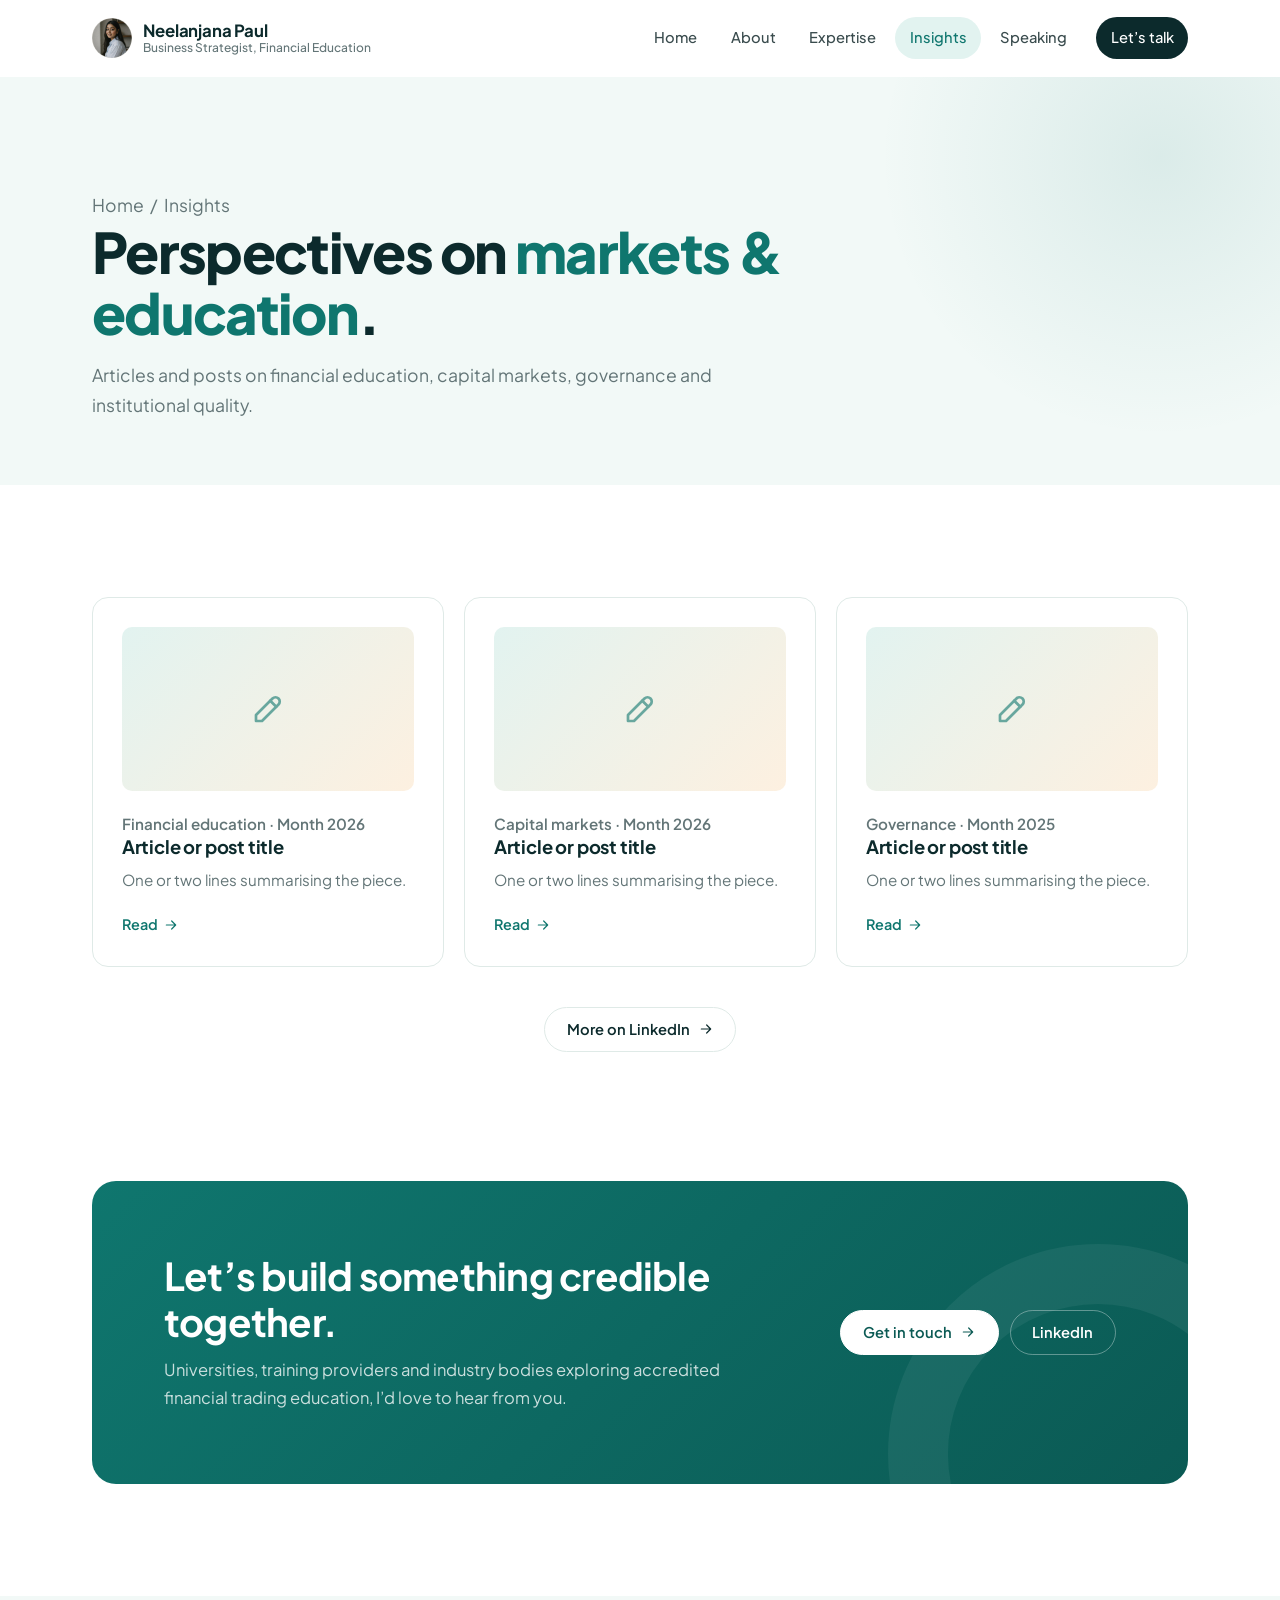
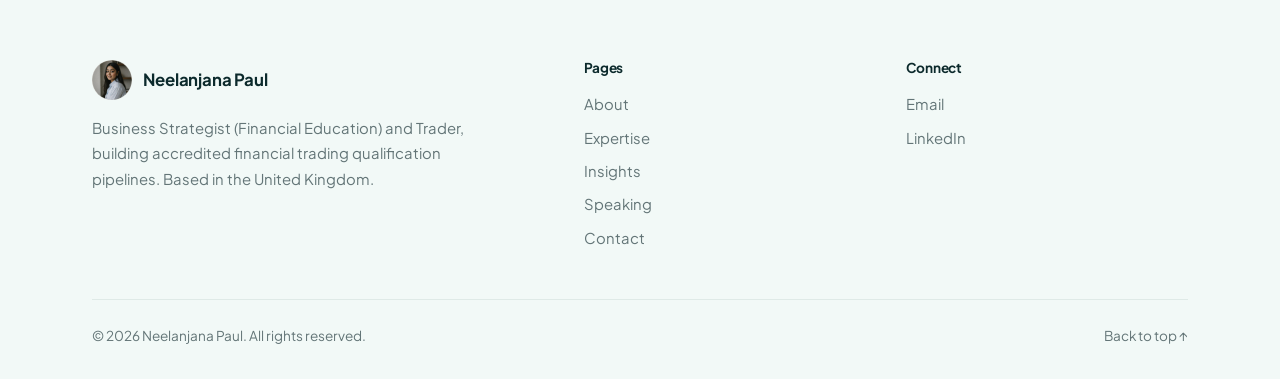
<file: insights.html>
<!DOCTYPE html>
<html lang="en">
<head>
  <meta charset="UTF-8" />
  <meta name="viewport" content="width=device-width, initial-scale=1.0" />
  <title>Insights | Neelanjana Paul</title>
  <meta name="description" content="Articles and perspectives by Neelanjana Paul on financial education, capital markets and institutional quality." />
  <meta property="og:title" content="Insights | Neelanjana Paul" />
  <meta property="og:description" content="Articles and perspectives by Neelanjana Paul on financial education, capital markets and institutional quality." />
  <meta property="og:image" content="assets/images/portrait.jpg" />
  <link rel="icon" href="assets/images/favicon.svg" type="image/svg+xml" />
  <link rel="preconnect" href="https://fonts.googleapis.com" />
  <link rel="preconnect" href="https://fonts.gstatic.com" crossorigin />
  <link href="https://fonts.googleapis.com/css2?family=Plus+Jakarta+Sans:wght@400;500;600;700;800&display=swap" rel="stylesheet" />
  <link rel="stylesheet" href="styles.css" />
  <script>document.documentElement.classList.add("js");</script>
</head>
<body>
  <header class="site-header">
    <div class="container nav-wrap">
      <a href="index.html" class="brand">
        <img src="assets/images/portrait.jpg" alt="" width="40" height="40" />
        <span class="brand-name">Neelanjana Paul<small>Business Strategist, Financial Education</small></span>
      </a>
      <button class="nav-toggle" aria-label="Open menu" aria-expanded="false" aria-controls="site-nav">
        <span></span><span></span>
      </button>
      <nav class="site-nav" id="site-nav">
        <a href="index.html">Home</a>
        <a href="about.html">About</a>
        <a href="expertise.html">Expertise</a>
        <a href="insights.html" aria-current="page">Insights</a>
        <a href="speaking.html">Speaking</a>
        <a href="contact.html" class="nav-cta">Let&rsquo;s talk</a>
      </nav>
    </div>
  </header>

  <main>
    <section class="page-hero">
      <div class="container">
        <p class="crumbs"><a href="index.html">Home</a> &nbsp;/&nbsp; Insights</p>
        <h1>Perspectives on <span class="hl">markets &amp; education</span>.</h1>
        <p>Articles and posts on financial education, capital markets, governance and institutional quality.</p>
      </div>
    </section>

    <section class="section">
      <div class="container">
        <!-- EDIT: one card per article or LinkedIn post; set href to the original and replace the text -->
        <div class="cards three">
          <a class="card reveal" href="https://www.linkedin.com/in/neelanjana-paul-8597211b0/" target="_blank" rel="noopener">
            <div class="thumb"><svg viewBox="0 0 24 24" fill="none" stroke="currentColor" stroke-width="1.8" stroke-linecap="round" stroke-linejoin="round" aria-hidden="true"><path d="M4 20h4L19 9a2.8 2.8 0 0 0-4-4L4 16v4z"/><path d="m13.5 6.5 4 4"/></svg></div>
            <p class="card-meta">Financial education &middot; Month 2026</p>
            <h3>Article or post title</h3>
            <p>One or two lines summarising the piece.</p>
            <span class="link">Read <svg width="16" height="16" viewBox="0 0 24 24" fill="none" stroke="currentColor" stroke-width="1.8" stroke-linecap="round" stroke-linejoin="round" aria-hidden="true"><path d="M5 12h14M13 6l6 6-6 6"/></svg></span>
          </a>
          <a class="card reveal" href="https://www.linkedin.com/in/neelanjana-paul-8597211b0/" target="_blank" rel="noopener">
            <div class="thumb"><svg viewBox="0 0 24 24" fill="none" stroke="currentColor" stroke-width="1.8" stroke-linecap="round" stroke-linejoin="round" aria-hidden="true"><path d="M4 20h4L19 9a2.8 2.8 0 0 0-4-4L4 16v4z"/><path d="m13.5 6.5 4 4"/></svg></div>
            <p class="card-meta">Capital markets &middot; Month 2026</p>
            <h3>Article or post title</h3>
            <p>One or two lines summarising the piece.</p>
            <span class="link">Read <svg width="16" height="16" viewBox="0 0 24 24" fill="none" stroke="currentColor" stroke-width="1.8" stroke-linecap="round" stroke-linejoin="round" aria-hidden="true"><path d="M5 12h14M13 6l6 6-6 6"/></svg></span>
          </a>
          <a class="card reveal" href="https://www.linkedin.com/in/neelanjana-paul-8597211b0/" target="_blank" rel="noopener">
            <div class="thumb"><svg viewBox="0 0 24 24" fill="none" stroke="currentColor" stroke-width="1.8" stroke-linecap="round" stroke-linejoin="round" aria-hidden="true"><path d="M4 20h4L19 9a2.8 2.8 0 0 0-4-4L4 16v4z"/><path d="m13.5 6.5 4 4"/></svg></div>
            <p class="card-meta">Governance &middot; Month 2025</p>
            <h3>Article or post title</h3>
            <p>One or two lines summarising the piece.</p>
            <span class="link">Read <svg width="16" height="16" viewBox="0 0 24 24" fill="none" stroke="currentColor" stroke-width="1.8" stroke-linecap="round" stroke-linejoin="round" aria-hidden="true"><path d="M5 12h14M13 6l6 6-6 6"/></svg></span>
          </a>
        </div>
        <p class="reveal" style="text-align:center;margin-top:2.5rem"><a class="btn" href="https://www.linkedin.com/in/neelanjana-paul-8597211b0/" target="_blank" rel="noopener">More on LinkedIn <svg viewBox="0 0 24 24" fill="none" stroke="currentColor" stroke-width="1.8" stroke-linecap="round" stroke-linejoin="round" aria-hidden="true"><path d="M5 12h14M13 6l6 6-6 6"/></svg></a></p>
      </div>
    </section>

    <section class="container reveal">
      <div class="cta-card">
        <div>
          <h2>Let&rsquo;s build something credible together.</h2>
          <p>Universities, training providers and industry bodies exploring accredited financial trading education, I&rsquo;d love to hear from you.</p>
        </div>
        <div class="btn-row">
          <a href="contact.html" class="btn btn-light">Get in touch <svg viewBox="0 0 24 24" fill="none" stroke="currentColor" stroke-width="1.8" stroke-linecap="round" stroke-linejoin="round" aria-hidden="true"><path d="M5 12h14M13 6l6 6-6 6"/></svg></a>
          <a href="https://www.linkedin.com/in/neelanjana-paul-8597211b0/" class="btn btn-outline-light" target="_blank" rel="noopener">LinkedIn</a>
        </div>
      </div>
    </section>
  </main>

  <footer class="site-footer">
    <div class="container">
      <div class="footer-grid">
        <div class="footer-about">
          <a href="index.html" class="brand">
            <img src="assets/images/portrait.jpg" alt="" width="40" height="40" />
            <span class="brand-name">Neelanjana Paul</span>
          </a>
          <p>Business Strategist (Financial Education) and Trader, building accredited financial trading qualification pipelines. Based in the United Kingdom.</p>
        </div>
        <div>
          <h4>Pages</h4>
          <ul>
            <li><a href="about.html">About</a></li>
            <li><a href="expertise.html">Expertise</a></li>
            <li><a href="insights.html">Insights</a></li>
            <li><a href="speaking.html">Speaking</a></li>
            <li><a href="contact.html">Contact</a></li>
          </ul>
        </div>
        <div>
          <h4>Connect</h4>
          <ul>
            <li><a href="mailto:hello@example.com">Email</a></li>
            <li><a href="https://www.linkedin.com/in/neelanjana-paul-8597211b0/" target="_blank" rel="noopener">LinkedIn</a></li>
          </ul>
        </div>
      </div>
      <div class="footer-bottom">
        <p>&copy; <span class="year">2026</span> Neelanjana Paul. All rights reserved.</p>
        <a href="#">Back to top &uarr;</a>
      </div>
    </div>
  </footer>

  <script src="script.js"></script>
</body>
</html>
</file>
<file: styles.css>
/* ============ TOKENS ============ */
:root {
  --bg: #ffffff;
  --bg-soft: #f2f9f7;
  --ink: #0c2a2c;
  --text: #394b4d;
  --muted: #637577;
  --line: #dfeae7;
  --brand: #0f766e;
  --brand-dark: #0b5a54;
  --brand-soft: #e2f3f0;
  --brand-rgb: 15, 118, 110;   /* same as --brand, as r, g, b */
  --brand-mid: #5fb8ae;
  --gold: #b9650f;
  --blob: #d2eee8;
  --gold-soft: #fdf0e0;

  --font: "Plus Jakarta Sans", system-ui, -apple-system, "Segoe UI", sans-serif;

  --max: 1160px;
  --gutter: clamp(16px, 4vw, 32px);
  --r-sm: 10px;
  --r: 16px;
  --r-lg: 24px;
  --shadow: 0 1px 2px rgba(12, 42, 44, .04), 0 8px 24px -12px rgba(12, 42, 44, .12);
  --shadow-lg: 0 2px 4px rgba(12, 42, 44, .04), 0 24px 48px -20px rgba(12, 42, 44, .22);
}

/* ============ BASE ============ */
*, *::before, *::after { box-sizing: border-box; }
html { scroll-behavior: smooth; scroll-padding-top: 90px; }
body {
  margin: 0;
  background: var(--bg);
  color: var(--text);
  font: 400 16.5px/1.7 var(--font);
  -webkit-font-smoothing: antialiased;
  overflow-x: hidden;
  overflow-x: clip;
}
img { max-width: 100%; display: block; }
a { color: inherit; }
h1, h2, h3, h4 { color: var(--ink); font-weight: 700; line-height: 1.2; letter-spacing: -0.02em; margin: 0; }
h1 { font-size: clamp(2.3rem, 4.8vw, 3.5rem); line-height: 1.1; font-weight: 800; letter-spacing: -0.03em; }
h2 { font-size: clamp(1.75rem, 3.2vw, 2.4rem); }
h3 { font-size: 1.15rem; letter-spacing: -0.01em; }
p { margin: 0 0 1em; }
.hl { color: var(--brand); }

.container { max-width: var(--max); margin: 0 auto; padding: 0 var(--gutter); }
.muted { color: var(--muted); }
.todo { background: #fff3cd; color: #7a5a00; padding: .05em .35em; border-radius: 4px; font-size: .9em; }

.eyebrow {
  display: inline-flex; align-items: center; gap: .5rem;
  font-size: .8rem; font-weight: 600;
  color: var(--brand);
  background: var(--brand-soft);
  padding: .35rem .85rem;
  border-radius: 99px;
  margin-bottom: 1.2rem;
}
.eyebrow .dot { width: 7px; height: 7px; border-radius: 50%; background: #22a06b; box-shadow: 0 0 0 3px rgba(34, 160, 107, .18); }

.kicker { display: block; font-size: .8rem; font-weight: 700; letter-spacing: .1em; text-transform: uppercase; color: var(--gold); margin-bottom: .8rem; }

/* ============ BUTTONS ============ */
.btn {
  display: inline-flex; align-items: center; gap: .5rem;
  padding: .8rem 1.35rem;
  font: 600 .92rem var(--font);
  text-decoration: none;
  border-radius: 99px;
  border: 1px solid var(--line);
  background: var(--bg);
  color: var(--ink);
  cursor: pointer;
  transition: transform .2s, box-shadow .2s, background .2s, border-color .2s;
}
.btn:hover { transform: translateY(-1px); border-color: #cfd3e0; box-shadow: var(--shadow); }
.btn-primary { background: var(--ink); border-color: var(--ink); color: #fff; }
.btn-primary:hover { background: var(--brand); border-color: var(--brand); }
.btn-light { background: #fff; border-color: #fff; color: var(--brand-dark); }
.btn-outline-light { background: transparent; border-color: rgba(255, 255, 255, .35); color: #fff; }
.btn-outline-light:hover { border-color: #fff; }
.btn svg { width: 16px; height: 16px; }
.btn-row { display: flex; flex-wrap: wrap; gap: .7rem; margin-top: 2rem; }

.link {
  display: inline-flex; align-items: center; gap: .35rem;
  font-weight: 600; color: var(--brand); text-decoration: none;
}
.link:hover { gap: .6rem; }
.link { transition: gap .2s; }

/* ============ HEADER ============ */
.site-header {
  position: sticky; top: 0; z-index: 50;
  background: rgba(255, 255, 255, .88);
  backdrop-filter: saturate(160%) blur(12px);
  border-bottom: 1px solid transparent;
  transition: border-color .25s;
}
.site-header.scrolled { border-bottom-color: var(--line); }
.nav-wrap { display: flex; align-items: center; justify-content: space-between; height: 76px; }

.brand { display: flex; align-items: center; gap: .7rem; text-decoration: none; }
.brand img { width: 40px; height: 40px; border-radius: 50%; object-fit: cover; }
.brand-name { font-weight: 700; font-size: 1.05rem; color: var(--ink); letter-spacing: -0.01em; line-height: 1.2; }
.brand-name small { display: block; font-weight: 500; font-size: .75rem; color: var(--muted); letter-spacing: 0; }

.site-nav { display: flex; align-items: center; gap: .3rem; }
.site-nav a {
  font-size: .92rem; font-weight: 500; text-decoration: none; color: var(--text);
  padding: .5rem .9rem; border-radius: 99px; transition: background .2s, color .2s;
}
.site-nav a:hover { background: var(--bg-soft); color: var(--ink); }
.site-nav a[aria-current="page"] { color: var(--brand); background: var(--brand-soft); }
.site-nav .nav-cta { margin-left: .6rem; background: var(--ink); color: #fff; }
.site-nav .nav-cta:hover, .site-nav .nav-cta[aria-current="page"] { background: var(--brand); color: #fff; }

.nav-toggle { display: none; background: none; border: 0; width: 42px; height: 42px; cursor: pointer; position: relative; border-radius: 50%; }
.nav-toggle span { position: absolute; left: 11px; right: 11px; height: 2px; border-radius: 2px; background: var(--ink); transition: transform .25s; }
.nav-toggle span:first-child { top: 16px; }
.nav-toggle span:last-child { top: 24px; }
.nav-open .nav-toggle span:first-child { transform: translateY(4px) rotate(45deg); }
.nav-open .nav-toggle span:last-child { transform: translateY(-4px) rotate(-45deg); }

/* ============ HERO ============ */
.hero { padding: clamp(40px, 6vw, 88px) 0 clamp(56px, 8vw, 112px); }
.hero-grid { display: grid; grid-template-columns: 1.05fr .95fr; gap: clamp(32px, 5vw, 72px); align-items: center; }
.hero h1 { font-size: clamp(2.4rem, 4.9vw, 3.8rem); line-height: 1.1; font-weight: 800; letter-spacing: -0.035em; margin-bottom: 1.3rem; }
.hero h1 .hl { color: var(--brand); }
.hero-lead { font-size: 1.08rem; color: var(--muted); max-width: 30em; margin: 0 0 2rem; }
.hero-cta { display: inline-flex; align-items: center; gap: 1.4rem; max-width: 100%; background: #fff; border: 1px solid var(--line); border-radius: 99px; padding: 6px 6px 6px 1.5rem; box-shadow: var(--shadow); }
.hero-cta span { font-size: .92rem; color: var(--muted); }
.hero-note { display: flex; align-items: center; gap: .6rem; margin: 1.4rem 0 0; font-size: .88rem; color: var(--muted); }
.hero-note .dot { width: 8px; height: 8px; border-radius: 50%; background: #22a06b; box-shadow: 0 0 0 4px rgba(34, 160, 107, .16); flex: none; }

/* visual: portrait layered over a pale circle, with a ring, dot grid and one accent dot */
.hero-visual { position: relative; justify-self: end; width: min(100%, 470px); aspect-ratio: 1; }
.hv-blob { position: absolute; right: 0; top: 0; width: 84%; aspect-ratio: 1; border-radius: 50%; background: linear-gradient(160deg, var(--brand-soft), var(--blob)); }
.hv-ring { position: absolute; right: -3%; bottom: 8%; width: 30%; aspect-ratio: 1; border-radius: 50%; border: 2px solid rgba(var(--brand-rgb), .35); }
.hv-dot { position: absolute; right: 14%; top: -3%; width: 8%; aspect-ratio: 1; border-radius: 50%; background: var(--gold); }
.hv-dots { position: absolute; left: -2%; top: 3%; width: 124px; height: 124px; background-image: radial-gradient(var(--brand) 1.7px, transparent 2.1px); background-size: 18px 18px; opacity: .45; }
.hero-photo { position: absolute; left: 4%; bottom: 0; width: 68%; aspect-ratio: 1; border-radius: 50%; overflow: hidden; background: #fff; border: 6px solid #fff; box-shadow: var(--shadow-lg); }
.hero-photo img, .hero-photo .fallback { width: 100%; height: 100%; object-fit: cover; }
.avatar-ring {
  aspect-ratio: 1; border-radius: 50%; padding: 10px;
  background: conic-gradient(from 210deg, var(--brand), var(--brand-mid), var(--gold), var(--brand));
  box-shadow: var(--shadow-lg);
}
.avatar-ring img, .avatar-ring .fallback {
  width: 100%; height: 100%; border-radius: 50%; object-fit: cover; border: 6px solid #fff; background: #fff;
}
.fallback { display: grid; place-items: center; font-weight: 700; font-size: 3rem; color: var(--brand); }
img + .fallback { display: none; }

/* ============ SECTIONS ============ */
.section { padding: clamp(64px, 9vw, 112px) 0; }
.section-soft { background: var(--bg-soft); }
.section-head { max-width: 640px; margin-bottom: 3rem; }
.section-head.center { text-align: center; margin-left: auto; margin-right: auto; }
.section-head p { margin: 1rem 0 0; color: var(--muted); font-size: 1.05rem; }

.split { display: grid; grid-template-columns: 1fr 1.2fr; gap: clamp(32px, 6vw, 80px); align-items: start; }
.prose p { color: var(--text); }
.prose .lead { font-size: 1.2rem; color: var(--ink); font-weight: 500; line-height: 1.6; }

/* cards */
.cards { display: grid; grid-template-columns: repeat(4, 1fr); gap: 1.25rem; }
.cards.three { grid-template-columns: repeat(3, 1fr); }
.cards.two { grid-template-columns: repeat(2, 1fr); }
.card {
  background: #fff; border: 1px solid var(--line); border-radius: var(--r);
  padding: 1.8rem; text-decoration: none;
  display: flex; flex-direction: column;
  transition: transform .25s, box-shadow .25s, border-color .25s;
}
.card:hover { transform: translateY(-4px); box-shadow: var(--shadow-lg); border-color: transparent; }
.card .ic { width: 48px; height: 48px; border-radius: 12px; display: grid; place-items: center; background: var(--brand-soft); color: var(--brand); margin-bottom: 1.3rem; }
.card .ic.gold { background: var(--gold-soft); color: var(--gold); }
.card .ic svg { width: 24px; height: 24px; }
.card h3 { margin-bottom: .55rem; }
.card p { color: var(--muted); font-size: .95rem; margin: 0; flex: 1; }
.card .link { margin-top: 1.2rem; font-size: .9rem; }
.card-meta { font-size: .8rem; font-weight: 600; color: var(--gold); margin-bottom: .6rem; }

.thumb { aspect-ratio: 16 / 9; border-radius: 10px; margin-bottom: 1.2rem; overflow: hidden; background: linear-gradient(135deg, var(--brand-soft), var(--gold-soft)); display: grid; place-items: center; color: var(--brand); }
.thumb img { width: 100%; height: 100%; object-fit: cover; }
.thumb svg { width: 36px; height: 36px; opacity: .6; }
.thumb img + svg { display: none; }

/* process */
.steps { list-style: none; margin: 0; padding: 0; display: grid; grid-template-columns: repeat(4, 1fr); gap: 1.25rem; counter-reset: s; }
.steps li { position: relative; counter-increment: s; background: #fff; border: 1px solid var(--line); border-radius: var(--r); padding: 1.8rem 1.6rem; }
.steps li::before {
  content: counter(s, decimal-leading-zero);
  display: inline-grid; place-items: center;
  width: 40px; height: 40px; border-radius: 50%;
  background: var(--brand); color: #fff; font-weight: 700; font-size: .85rem;
  margin-bottom: 1.1rem;
}
.steps h3 { margin-bottom: .45rem; }
.steps p { margin: 0; color: var(--muted); font-size: .95rem; }

/* quote */
.quote-card {
  position: relative;
  background: var(--brand-soft);
  border-radius: var(--r-lg);
  padding: clamp(2.2rem, 5vw, 4rem);
  display: grid; grid-template-columns: auto 1fr; gap: clamp(1.5rem, 4vw, 3rem); align-items: center;
}
.quote-card img { width: clamp(88px, 12vw, 128px); aspect-ratio: 1; border-radius: 50%; object-fit: cover; border: 4px solid #fff; box-shadow: var(--shadow); }
.quote-card blockquote { margin: 0; font-size: clamp(1.25rem, 2.4vw, 1.65rem); line-height: 1.5; font-weight: 600; color: var(--ink); letter-spacing: -0.01em; }
.quote-card cite { display: block; margin-top: 1rem; font-style: normal; font-size: .92rem; color: var(--muted); }

/* timeline */
.timeline { list-style: none; margin: 0; padding: 0; position: relative; }
.timeline::before { content: ""; position: absolute; left: 7px; top: 8px; bottom: 8px; width: 2px; background: var(--line); }
.timeline li { position: relative; padding: 0 0 2rem 2.4rem; }
.timeline li:last-child { padding-bottom: 0; }
.timeline li::before { content: ""; position: absolute; left: 0; top: 6px; width: 16px; height: 16px; border-radius: 50%; background: #fff; border: 3px solid var(--brand); }
.timeline .when { font-size: .85rem; font-weight: 600; color: var(--gold); }
.timeline h3 { margin: .2rem 0 .15rem; }
.timeline .org { font-weight: 600; color: var(--brand); font-size: .95rem; margin: 0 0 .4rem; }
.timeline p:last-child { margin: 0; color: var(--muted); font-size: .95rem; }

/* chips */
.chips { list-style: none; margin: 0; padding: 0; display: flex; flex-wrap: wrap; gap: .6rem; }
.chips li { background: #fff; border: 1px solid var(--line); padding: .55rem 1.05rem; border-radius: 99px; font-size: .92rem; font-weight: 500; color: var(--ink); }

/* check list */
.checks { list-style: none; margin: 0; padding: 0; display: grid; gap: .8rem; }
.checks li { position: relative; padding-left: 2rem; }
.checks li::before { content: ""; position: absolute; left: 0; top: .3em; width: 20px; height: 20px; border-radius: 50%; background: var(--brand-soft); }
.checks li::after {
  content: ""; position: absolute; left: 0; top: .3em; width: 20px; height: 20px; background: var(--brand);
  -webkit-mask: url("data:image/svg+xml,%3Csvg xmlns='http://www.w3.org/2000/svg' viewBox='0 0 24 24' fill='none' stroke='black' stroke-width='3' stroke-linecap='round' stroke-linejoin='round'%3E%3Cpath d='M7 12.5l3.2 3.2L17 9'/%3E%3C/svg%3E") center / 100% no-repeat;
  mask: url("data:image/svg+xml,%3Csvg xmlns='http://www.w3.org/2000/svg' viewBox='0 0 24 24' fill='none' stroke='black' stroke-width='3' stroke-linecap='round' stroke-linejoin='round'%3E%3Cpath d='M7 12.5l3.2 3.2L17 9'/%3E%3C/svg%3E") center / 100% no-repeat;
}

/* page header (inner pages) */
.page-hero { position: relative; overflow: hidden; padding: clamp(56px, 8vw, 96px) 0 clamp(40px, 6vw, 64px); background: var(--bg-soft); }
.page-hero::before {
  content: ""; position: absolute; right: -160px; top: -200px; width: 560px; height: 560px; border-radius: 50%;
  background: radial-gradient(closest-side, rgba(var(--brand-rgb), .10), transparent);
}
.page-hero .container { position: relative; }
.page-hero h1 { max-width: 16em; }
.page-hero p { max-width: 38em; margin: 1.1rem 0 0; font-size: 1.1rem; color: var(--muted); }
.crumbs { font-size: .85rem; color: var(--muted); margin-bottom: 1rem; }
.crumbs a { text-decoration: none; }
.crumbs a:hover { color: var(--brand); }

/* about photo */
.about-photo { position: relative; max-width: 420px; }
.about-photo .avatar-ring { max-width: 380px; }

/* contact */
.contact-grid { display: grid; grid-template-columns: .9fr 1.1fr; gap: clamp(32px, 5vw, 64px); align-items: start; }
.contact-item { display: flex; gap: 1rem; align-items: center; padding: 1.2rem 1.3rem; background: #fff; border: 1px solid var(--line); border-radius: var(--r); text-decoration: none; transition: border-color .2s, box-shadow .2s; }
a.contact-item:hover { border-color: transparent; box-shadow: var(--shadow-lg); }
.contact-item + .contact-item { margin-top: .8rem; }
.contact-item .ic { width: 46px; height: 46px; border-radius: 12px; display: grid; place-items: center; background: var(--brand-soft); color: var(--brand); flex: none; }
.contact-item .ic svg { width: 22px; height: 22px; }
.contact-item strong { display: block; color: var(--ink); }
.contact-item span { color: var(--muted); font-size: .92rem; word-break: break-all; }

.form { background: #fff; border: 1px solid var(--line); border-radius: var(--r-lg); padding: clamp(1.5rem, 4vw, 2.4rem); box-shadow: var(--shadow); }
.form h3 { font-size: 1.3rem; margin-bottom: 1.4rem; }
.field { display: grid; gap: .4rem; margin-bottom: 1.1rem; }
.field-row { display: grid; grid-template-columns: 1fr 1fr; gap: 1rem; }
.field label { font-size: .88rem; font-weight: 600; color: var(--ink); }
.field input, .field select, .field textarea {
  font: inherit; font-size: .95rem; color: var(--ink);
  padding: .8rem 1rem; border: 1px solid var(--line); border-radius: var(--r-sm); background: var(--bg-soft);
  transition: border-color .2s, background .2s, box-shadow .2s;
}
.field textarea { min-height: 130px; resize: vertical; }
.field input:focus, .field select:focus, .field textarea:focus { outline: none; border-color: var(--brand); background: #fff; box-shadow: 0 0 0 4px var(--brand-soft); }
.form-note { font-size: .82rem; color: var(--muted); margin: .9rem 0 0; }

/* CTA */
.cta-card {
  position: relative; overflow: hidden;
  background: linear-gradient(135deg, var(--brand) 0%, var(--brand-dark) 100%);
  color: #fff; border-radius: var(--r-lg);
  padding: clamp(2.4rem, 6vw, 4.5rem);
  display: grid; grid-template-columns: 1.4fr auto; gap: 2rem; align-items: center;
}
.cta-card::after {
  content: ""; position: absolute; right: -120px; bottom: -180px; width: 420px; height: 420px; border-radius: 50%;
  border: 60px solid rgba(255, 255, 255, .06);
}
.cta-card h2 { color: #fff; margin-bottom: .7rem; }
.cta-card p { color: rgba(255, 255, 255, .78); margin: 0; max-width: 34em; }
.cta-card .btn-row { margin: 0; position: relative; z-index: 1; }

/* ============ FOOTER ============ */
.site-footer { background: var(--bg-soft); padding: 4rem 0 2rem; margin-top: clamp(64px, 9vw, 112px); font-size: .93rem; }
.footer-grid { display: grid; grid-template-columns: 1.6fr 1fr 1fr; gap: 2.5rem; }
.footer-grid h4 { font-size: .85rem; margin-bottom: 1rem; }
.footer-grid ul { list-style: none; margin: 0; padding: 0; display: grid; gap: .5rem; }
.footer-grid a { text-decoration: none; color: var(--muted); }
.footer-grid a:hover { color: var(--brand); }
.footer-about p { color: var(--muted); max-width: 26em; margin-top: 1rem; }
.footer-bottom { display: flex; justify-content: space-between; flex-wrap: wrap; gap: 1rem; margin-top: 3rem; padding-top: 1.5rem; border-top: 1px solid var(--line); font-size: .85rem; color: var(--muted); }
.footer-bottom p { margin: 0; }
.footer-bottom a { text-decoration: none; }
.footer-bottom a:hover { color: var(--brand); }

/* ============ FADE-IN ============ */
.js .reveal { opacity: 0; transform: translateY(14px); transition: opacity .6s ease, transform .6s ease; }
.js .reveal.in { opacity: 1; transform: none; }
@media (prefers-reduced-motion: reduce) {
  html { scroll-behavior: auto; }
  .js .reveal { opacity: 1; transform: none; transition: none; }
  .card, .btn { transition: none; }
}

/* ============ RESPONSIVE ============ */
@media (max-width: 1024px) {
  .cards { grid-template-columns: repeat(2, 1fr); }
  .steps { grid-template-columns: repeat(2, 1fr); }
}

@media (max-width: 880px) {
  .nav-toggle { display: block; }
  .site-nav {
    position: fixed; inset: 76px 0 auto 0;
    flex-direction: column; align-items: stretch; gap: .2rem;
    background: #fff; border-bottom: 1px solid var(--line);
    padding: .8rem var(--gutter) 1.4rem;
    box-shadow: var(--shadow-lg);
    display: none;
  }
  .nav-open .site-nav { display: flex; }
  .site-nav a { padding: .8rem 1rem; font-size: 1rem; }
  .site-nav .nav-cta { margin: .6rem 0 0; text-align: center; }

  .hero-grid, .split, .contact-grid { grid-template-columns: 1fr; }
  .hero-visual { width: min(100%, 340px); justify-self: center; }
  .cards.three { grid-template-columns: repeat(2, 1fr); }
  .cta-card { grid-template-columns: 1fr; }
}

@media (max-width: 600px) {
  body { font-size: 16px; }
  .cards, .cards.two, .cards.three, .steps { grid-template-columns: 1fr; }
  .quote-card { grid-template-columns: 1fr; }
  .field-row { grid-template-columns: 1fr; }
  .footer-grid { grid-template-columns: 1fr 1fr; }
  .footer-about { grid-column: 1 / -1; }
  .brand-name small { display: none; }
}
</file>
